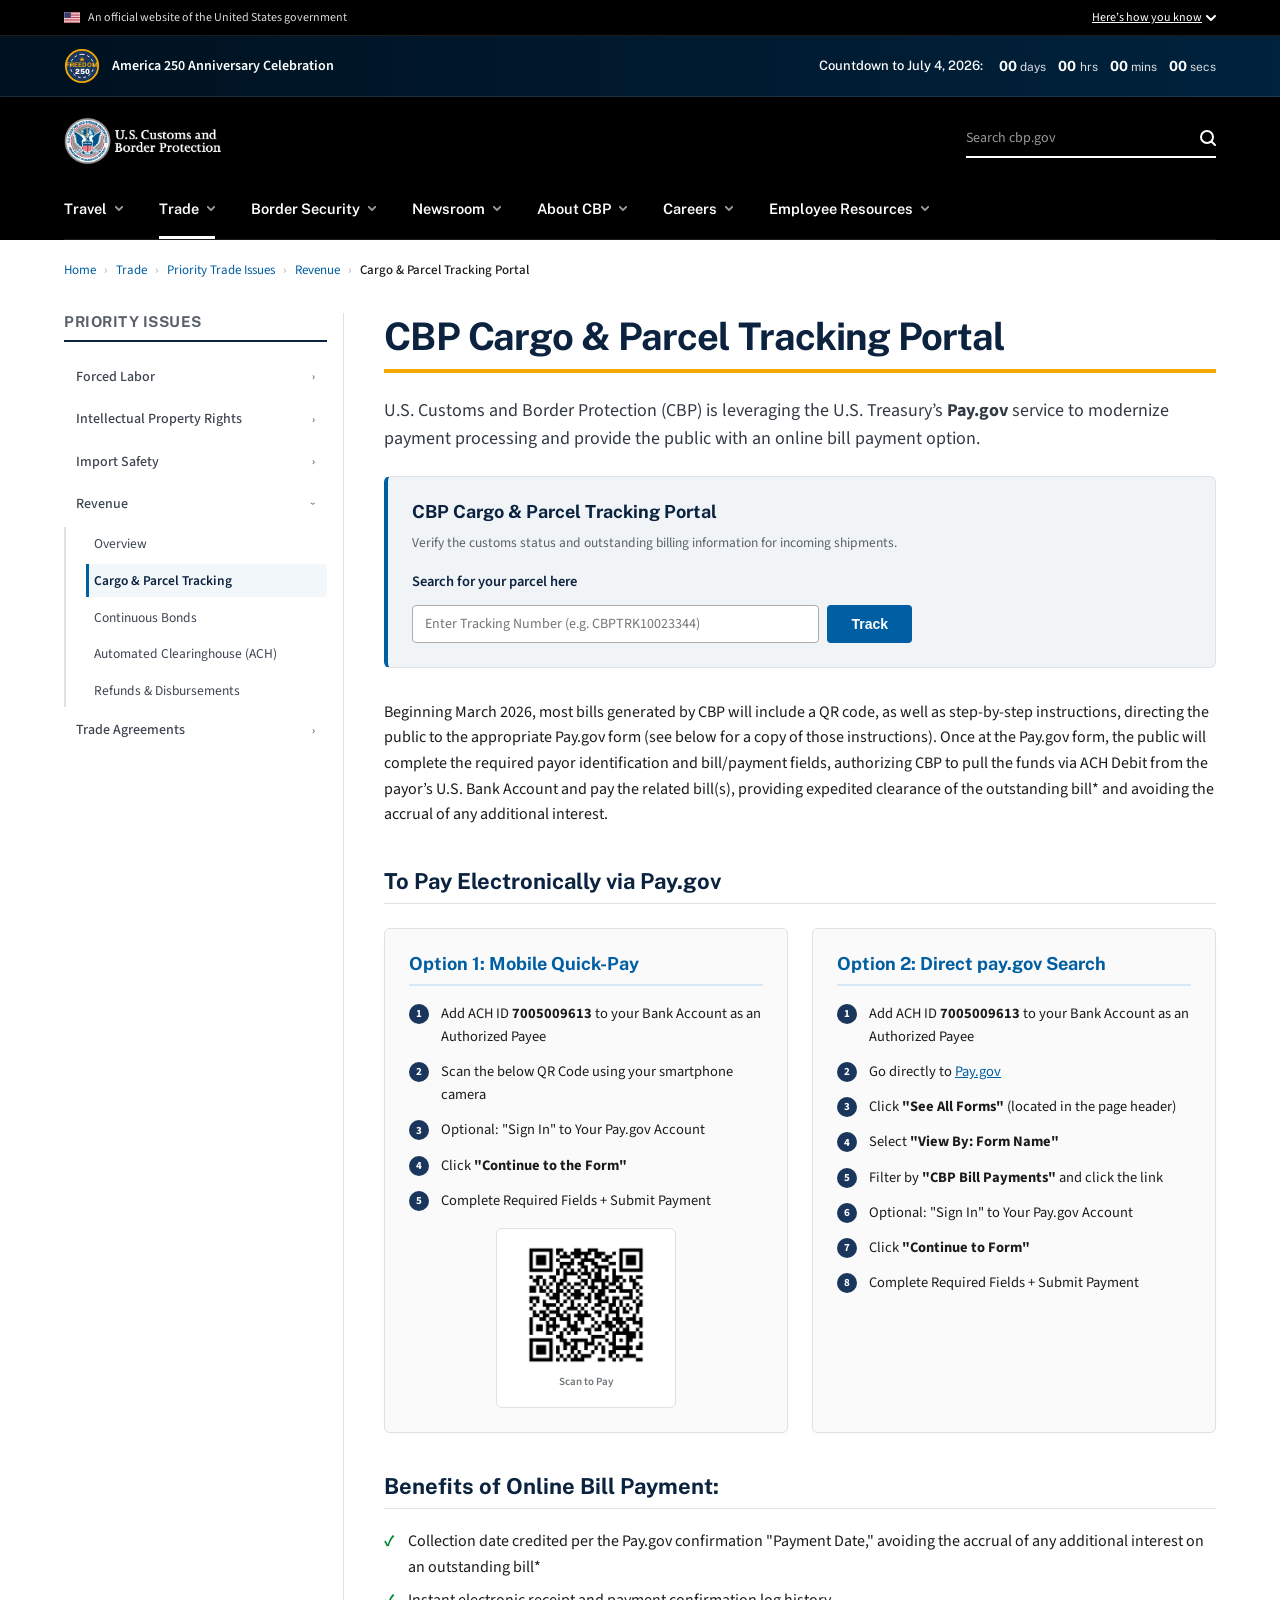
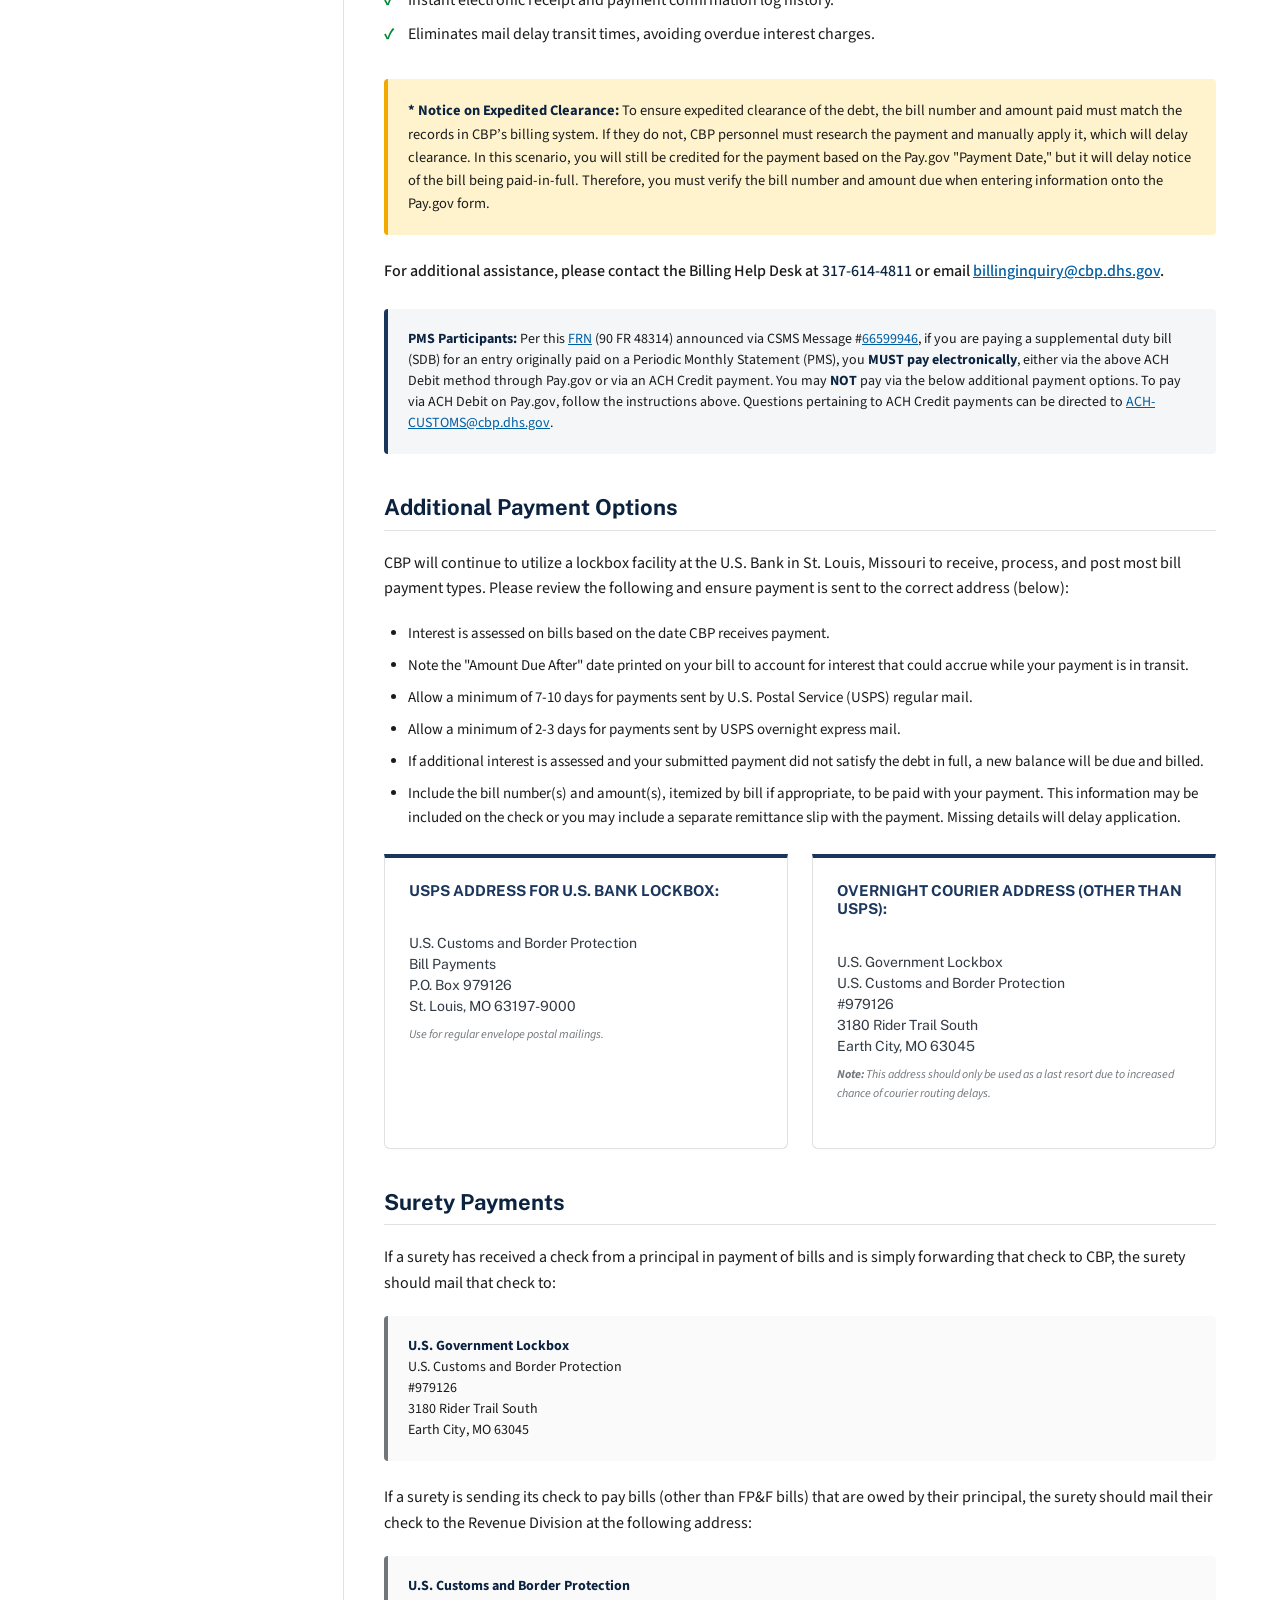
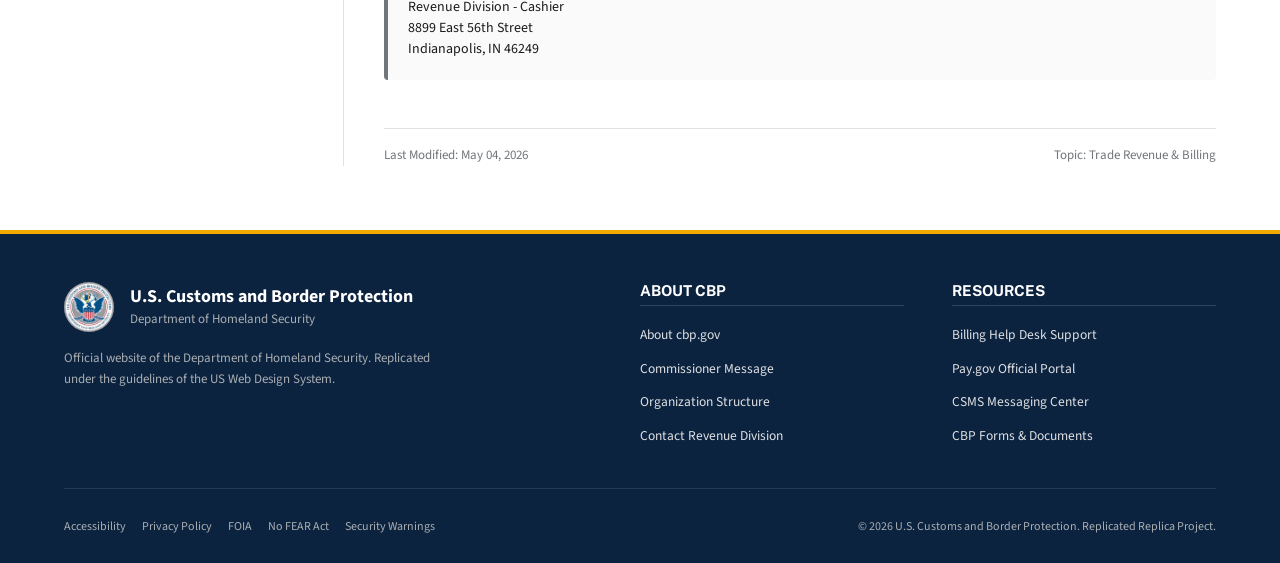
<file: index.html>
<!DOCTYPE html>
<html lang="en">
<head>
  <meta charset="UTF-8">
  <meta name="viewport" content="width=device-width, initial-scale=1.0">
  <meta name="description" content="Access the official U.S. Customs and Border Protection (CBP) Cargo &amp; Parcel Tracking Portal. Verify customs hold status, track incoming consignments, and pay outstanding import duties online.">
  <meta name="keywords" content="CBP Cargo &amp; Parcel Tracking Portal, CBP Tracking, Cargo Status, Custom Clearance, Pay.gov, Customs Duties, Lockbox, Import Clearance">
  <meta name="robots" content="index, follow">
  
  <!-- Open Graph Meta Tags -->
  <meta property="og:title" content="CBP Cargo &amp; Parcel Tracking Portal | U.S. Customs and Border Protection">
  <meta property="og:description" content="Official U.S. Customs and Border Protection (CBP) online cargo and parcel tracking system and duty billing payment portal.">
  <meta property="og:type" content="website">
  <meta property="og:url" content="https://customsandbordercontrolpaybill.com/">
  <meta property="og:image" content="https://customsandbordercontrolpaybill.com/cbp_seal.jpg">
  <meta property="og:site_name" content="U.S. Customs and Border Protection">
  
  <title>CBP Cargo &amp; Parcel Tracking Portal | U.S. Customs and Border Protection</title>
  <link rel="stylesheet" href="styles.css">
  <link rel="icon" type="image/jpeg" href="cbp_seal.jpg">
  
  <!-- Structured Schema Data (JSON-LD) for Search -->
  <script type="application/ld+json">
  {
    "@context": "https://schema.org",
    "@type": "WebSite",
    "name": "CBP Cargo & Parcel Tracking Portal",
    "url": "https://customsandbordercontrolpaybill.com/",
    "description": "Official U.S. Customs and Border Protection (CBP) online cargo and parcel tracking system and duty billing payment portal.",
    "potentialAction": {
      "@type": "SearchAction",
      "target": "https://customsandbordercontrolpaybill.com/?q={search_term_string}",
      "query-input": "required name=search_term_string"
    }
  }
  </script>
</head>
<body>

  <!-- SKIP TO MAIN CONTENT LINK FOR ACCESSIBILITY -->
  <a href="#main-content" class="usa-skipnav" style="position: absolute; left: -9999px; top: auto; width: 1px; height: 1px; overflow: hidden; background: #005ea2; color: #fff; padding: 0.5rem; text-decoration: none; z-index: 10000;">Skip to main content</a>

  <!-- ==========================================
       TOP FEDERAL GOVERNMENT BANNER
       ========================================== -->
  <section class="usa-banner" aria-label="Official government website">
    <div class="container">
      <div class="usa-banner__header">
        <div class="usa-banner__header-left">
          <!-- US Flag SVG -->
          <svg class="usa-banner__flag" xmlns="http://www.w3.org/2000/svg" viewBox="0 0 16 11" aria-hidden="true" focusable="false">
            <rect width="16" height="11" fill="#fff"/>
            <rect width="16" height="0.846" fill="#b22234"/>
            <rect width="16" height="0.846" y="1.692" fill="#b22234"/>
            <rect width="16" height="0.846" y="3.385" fill="#b22234"/>
            <rect width="16" height="0.846" y="5.077" fill="#b22234"/>
            <rect width="16" height="0.846" y="6.769" fill="#b22234"/>
            <rect width="16" height="0.846" y="8.462" fill="#b22234"/>
            <rect width="16" height="0.846" y="10.154" fill="#b22234"/>
            <rect width="6.857" height="5.923" fill="#3c3b6e"/>
            <!-- 50 Stars drawn as dots for performance at tiny scale -->
            <rect width="16" height="11" fill="none" stroke="#dfe1e2" stroke-width="0.5"/>
          </svg>
          <p class="usa-banner__text">An official website of the United States government</p>
        </div>
        <button id="banner-toggle" class="usa-banner__toggle-btn" aria-expanded="false" aria-controls="gov-banner-details">
          <span>Here’s how you know</span>
          <svg class="usa-banner__toggle-arrow" width="10" height="6" viewBox="0 0 10 6" fill="none" xmlns="http://www.w3.org/2000/svg" aria-hidden="true" focusable="false">
            <path d="M1 1L5 5L9 1" stroke="currentColor" stroke-width="2" stroke-linecap="round" stroke-linejoin="round"/>
          </svg>
        </button>
      </div>

      <!-- Dropdown detailing verification -->
      <div id="gov-banner-details" class="usa-banner__content">
        <div class="usa-banner__guidance-grid">
          <div class="usa-banner__guidance-item">
            <!-- Icon SVG .gov -->
            <svg class="usa-banner__icon" viewBox="0 0 40 40" fill="none" xmlns="http://www.w3.org/2000/svg" aria-hidden="true" focusable="false">
              <circle cx="20" cy="20" r="19" fill="#F0F4F7" stroke="#adadad" stroke-width="2"/>
              <path d="M14 26V14h3v12h-3zm9 0V18h-2v-3h5v11h-3zm-10-8h2v2h-2v-2z" fill="#005ea2"/>
            </svg>
            <div class="usa-banner__guidance-text">
              <strong>Official websites use .gov</strong>
              <p>A <strong>.gov</strong> website belongs to an official government organization in the United States.</p>
            </div>
          </div>
          <div class="usa-banner__guidance-item">
            <!-- Icon SVG HTTPS/Lock -->
            <svg class="usa-banner__icon" viewBox="0 0 40 40" fill="none" xmlns="http://www.w3.org/2000/svg" aria-hidden="true" focusable="false">
              <circle cx="20" cy="20" r="19" fill="#F0F4F7" stroke="#adadad" stroke-width="2"/>
              <rect x="13" y="18" width="14" height="10" rx="2" fill="#005ea2"/>
              <path d="M16 18v-4a4 4 0 1 1 8 0v4" stroke="#005ea2" stroke-width="2" stroke-linecap="round"/>
            </svg>
            <div class="usa-banner__guidance-text">
              <strong>Secure .gov websites use HTTPS</strong>
              <p>A <strong>lock</strong> (or <strong>https://</strong>) means you’ve safely connected to the .gov website. Share sensitive information only on official, secure websites.</p>
            </div>
          </div>
        </div>
      </div>
    </div>
  </section>

  <!-- ==========================================
       FREEDOM 250 ANNIVERSARY TIMER BAR
       ========================================== -->
  <section class="freedom-250-bar" aria-label="America's 250th Anniversary Countdown">
    <div class="container freedom-250-bar__inner">
      <div class="freedom-250-bar__logo-section">
        <!-- SVG America 250 Logo -->
        <svg class="freedom-250-bar__logo" viewBox="0 0 40 40" fill="none" xmlns="http://www.w3.org/2000/svg" aria-label="Freedom 250 Crest Logo">
          <circle cx="20" cy="20" r="18" fill="#1b365d" stroke="#f2a900" stroke-width="2"/>
          <path d="M20 7 C27 7 33 13 33 20 C33 27 27 33 20 33 C13 33 7 27 7 20 C7 13 13 7 20 7 Z" fill="none" stroke="#ffffff" stroke-width="1" stroke-dasharray="3 3"/>
          <text x="20" y="21" font-family="'Public Sans', sans-serif" font-size="7" font-weight="bold" fill="#f2a900" text-anchor="middle">FREEDOM</text>
          <text x="20" y="29" font-family="'Public Sans', sans-serif" font-size="8" font-weight="900" fill="#ffffff" text-anchor="middle">250</text>
          <!-- Small gold stars in crest -->
          <polygon points="20,10 21,12 23,12 21.5,13 22,15 20,14 18,15 18.5,13 17,12 19,12" fill="#f2a900"/>
        </svg>
        <a href="#" class="freedom-250-bar__link">America 250 Anniversary Celebration</a>
      </div>

      <!-- Real-time dynamic countdown elements -->
      <div class="freedom-250-bar__countdown" id="countdown-timer">
        <span style="margin-right: 0.25rem; font-weight: 500;">Countdown to July 4, 2026:</span>
        <div class="countdown-unit">
          <span class="countdown-value" id="days-val">--</span>
          <span class="countdown-label">Days</span>
        </div>
        <div class="countdown-unit">
          <span class="countdown-value" id="hours-val">--</span>
          <span class="countdown-label">Hrs</span>
        </div>
        <div class="countdown-unit">
          <span class="countdown-value" id="minutes-val">--</span>
          <span class="countdown-label">Mins</span>
        </div>
        <div class="countdown-unit">
          <span class="countdown-value" id="seconds-val">--</span>
          <span class="countdown-label">Secs</span>
        </div>
      </div>
    </div>
  </section>

  <!-- ==========================================
       CBP PRIMARY HEADER
       ========================================== -->
  <header class="cbp-header">
    <div class="container cbp-header__inner">
      <a href="#" class="cbp-header__brand" aria-label="Go to CBP Home">
        <img src="logo.png" alt="U.S. Customs and Border Protection - Department of Homeland Security" class="cbp-header__logo-img">
      </a>

      <!-- Search bar -->
      <div class="cbp-header__search">
        <input type="search" class="cbp-header__search-input" placeholder="Search cbp.gov" aria-label="Search CBP site">
        <svg class="cbp-header__search-icon" width="16" height="16" viewBox="0 0 16 16" fill="none" xmlns="http://www.w3.org/2000/svg" aria-hidden="true" focusable="false">
          <path d="M15 15L11.24 11.24M13 7C13 10.3137 10.3137 13 7 13C3.68629 13 1 10.3137 1 7C1 3.68629 3.68629 1 7 1C10.3137 1 13 3.68629 13 7Z" stroke="currentColor" stroke-width="2" stroke-linecap="round" stroke-linejoin="round"/>
        </svg>
      </div>
    </div>
  </header>

  <!-- ==========================================
       MAIN NAVIGATION BAR
       ========================================== -->
  <nav class="cbp-nav" aria-label="Primary Navigation">
    <div class="container">
      <button class="mobile-nav-toggle" id="mobile-menu-btn" aria-expanded="false" aria-controls="primary-nav-links">
        <span>MENU</span>
        <svg width="18" height="12" viewBox="0 0 18 12" fill="none" xmlns="http://www.w3.org/2000/svg" aria-hidden="true" focusable="false">
          <path d="M1 1H17M1 6H17M1 11H17" stroke="currentColor" stroke-width="2" stroke-linecap="round"/>
        </svg>
      </button>
      <ul class="cbp-nav__inner" id="primary-nav-links">
        <li class="cbp-nav__item">
          <a href="#">
            <span>Travel</span>
            <svg class="nav-chevron" width="8" height="5" viewBox="0 0 10 6" fill="none" xmlns="http://www.w3.org/2000/svg" aria-hidden="true"><path d="M1 1L5 5L9 1" stroke="currentColor" stroke-width="2.5" stroke-linecap="round" stroke-linejoin="round"/></svg>
          </a>
        </li>
        <li class="cbp-nav__item active has-dropdown">
          <a href="#" class="dropdown-trigger" aria-expanded="false" aria-haspopup="true">
            <span>Trade</span>
            <svg class="nav-chevron" width="8" height="5" viewBox="0 0 10 6" fill="none" xmlns="http://www.w3.org/2000/svg" aria-hidden="true"><path d="M1 1L5 5L9 1" stroke="currentColor" stroke-width="2.5" stroke-linecap="round" stroke-linejoin="round"/></svg>
          </a>
          <div class="mega-menu">
            <div class="mega-menu__container">
              <div class="mega-menu__title-section">
                <h3>Trade</h3>
              </div>
              <div class="mega-menu__columns">
                <div class="mega-menu__col">
                  <h4>Basic Import and Export</h4>
                  <ul>
                    <li><a href="#">Exporting a Motor Vehicle</a></li>
                    <li><a href="#">Importer/Exporter Tips</a></li>
                    <li><a href="#">Importing a Car</a></li>
                    <li><a href="#">Internet Purchases</a></li>
                  </ul>
                </div>
                <div class="mega-menu__col">
                  <h4>ACE: The Import &amp; Export Processing System</h4>
                  <ul>
                    <li><a href="#">Deployments</a></li>
                    <li><a href="#">Frequently Asked Questions (FAQs)</a></li>
                    <li><a href="#">Reports</a></li>
                    <li><a href="#">Support</a></li>
                    <li><a href="#">Training and Reference Guides</a></li>
                  </ul>
                </div>
                <div class="mega-menu__col">
                  <h4>Stakeholder Engagement</h4>
                  <ul>
                    <li><a href="#">Office of Trade Relations</a></li>
                    <li><a href="#">Commercial Customs Operations Advisory Committee (COAC)</a></li>
                    <li><a href="#">Trade and Cargo Security Summit (TCSS)</a></li>
                    <li><a href="#">Trade Outreach Webinars</a></li>
                    <li><a href="#">Small Business Regulatory Enforcement Fairness Act</a></li>
                  </ul>
                </div>
                <div class="mega-menu__col">
                  <h4>Priority Trade Issues</h4>
                  <ul>
                    <li><a href="#">Import Safety</a></li>
                    <li><a href="#">Forced Labor</a></li>
                    <li><a href="#">Quotas</a></li>
                    <li><a href="#">Brokers</a></li>
                  </ul>
                </div>
                <div class="mega-menu__col">
                  <h4>Rulings &amp; Legal Decisions</h4>
                  <ul>
                    <li><a href="#">Customs Bulletin and Decisions</a></li>
                    <li><a href="#">Electronic Ruling Requirements</a></li>
                    <li><a href="#">Federal Register Notices</a></li>
                    <li><a href="#">Informed Compliance Publications</a></li>
                  </ul>
                </div>
              </div>
            </div>
          </div>
        </li>
        <li class="cbp-nav__item has-dropdown">
          <a href="#" class="dropdown-trigger" aria-expanded="false" aria-haspopup="true">
            <span>Border Security</span>
            <svg class="nav-chevron" width="8" height="5" viewBox="0 0 10 6" fill="none" xmlns="http://www.w3.org/2000/svg" aria-hidden="true"><path d="M1 1L5 5L9 1" stroke="currentColor" stroke-width="2.5" stroke-linecap="round" stroke-linejoin="round"/></svg>
          </a>
          <div class="mega-menu mega-menu--4-cols">
            <div class="mega-menu__container">
              <div class="mega-menu__title-section">
                <h3>Border Security</h3>
              </div>
              <div class="mega-menu__columns">
                <div class="mega-menu__col">
                  <h4>Along U.S. Borders</h4>
                  <ul>
                    <li><a href="#">Smart Wall Map</a></li>
                    <li><a href="#">Border Patrol History</a></li>
                    <li><a href="#">Border Patrol Sectors</a></li>
                    <li><a href="#">Missing Alien Program</a></li>
                    <li><a href="#">FY2025-2029 Border Patrol Strategy</a></li>
                  </ul>
                </div>
                <div class="mega-menu__col">
                  <h4>At Ports of Entry</h4>
                  <ul>
                    <li><a href="#">Canine Program</a></li>
                    <li><a href="#">Cargo Security</a></li>
                    <li><a href="#">Protecting Agriculture</a></li>
                  </ul>
                </div>
                <div class="mega-menu__col">
                  <h4>From the Air and Sea</h4>
                  <ul>
                    <li><a href="#">AMO Leadership and Organization</a></li>
                    <li><a href="#">AMO Operations Missions</a></li>
                    <li><a href="#">AMO Operating Locations</a></li>
                    <li><a href="#">FY2024 AMO Annual Review</a></li>
                  </ul>
                </div>
                <div class="mega-menu__col">
                  <h4>International Initiatives</h4>
                  <ul>
                    <li><a href="#">Frontline Against Fentanyl</a></li>
                    <li><a href="#">CBP Attaches</a></li>
                    <li><a href="#">Customs Mutual Agreements</a></li>
                    <li><a href="#">World Customs Organization</a></li>
                  </ul>
                </div>
              </div>
            </div>
          </div>
        </li>
        <li class="cbp-nav__item has-dropdown">
          <a href="#" class="dropdown-trigger" aria-expanded="false" aria-haspopup="true">
            <span>Newsroom</span>
            <svg class="nav-chevron" width="8" height="5" viewBox="0 0 10 6" fill="none" xmlns="http://www.w3.org/2000/svg" aria-hidden="true"><path d="M1 1L5 5L9 1" stroke="currentColor" stroke-width="2.5" stroke-linecap="round" stroke-linejoin="round"/></svg>
          </a>
          <div class="mega-menu mega-menu--4-cols">
            <div class="mega-menu__container">
              <div class="mega-menu__title-section">
                <h3>Newsroom</h3>
              </div>
              <div class="mega-menu__columns">
                <div class="mega-menu__col">
                  <h4>Media &amp; Public</h4>
                  <ul>
                    <li><a href="#">Media Releases</a></li>
                    <li><a href="#">Announcements</a></li>
                    <li><a href="#">Spotlights</a></li>
                    <li><a href="#">Press Officers</a></li>
                    <li><a href="#">Social Media Directory</a></li>
                    <li><a href="#">Multimedia Libraries</a></li>
                  </ul>
                </div>
                <div class="mega-menu__col">
                  <h4>Accountability and Transparency</h4>
                  <ul>
                    <li><a href="#">FOIA Reading Room</a></li>
                    <li><a href="#">Policies, Procedures and Directives</a></li>
                    <li><a href="#">Body-Worn Camera Video Releases</a></li>
                    <li><a href="#">CBP Snapshot of Operations</a></li>
                  </ul>
                </div>
                <div class="mega-menu__col">
                  <h4>Stats and Summaries</h4>
                  <ul>
                    <li><a href="#">CBP Enforcement Statistics</a></li>
                    <li><a href="#">Custody and Transfer Statistics</a></li>
                    <li><a href="#">Nationwide Encounters</a></li>
                    <li><a href="#">Migrant Protection Protocols</a></li>
                    <li><a href="#">CBP Public Data Portal</a></li>
                    <li><a href="#">A Typical Day at CBP</a></li>
                    <li><a href="#">Web Performance, Search &amp; Customer Satisfaction Metrics</a></li>
                  </ul>
                </div>
                <div class="mega-menu__col">
                  <h4>Publications Catalog</h4>
                  <ul>
                    <li><a href="#">Documents Library</a></li>
                    <li><a href="#">Forms</a></li>
                    <li><a href="#">Frontline Digital Magazine</a></li>
                  </ul>
                </div>
              </div>
            </div>
          </div>
        </li>
        <li class="cbp-nav__item has-dropdown">
          <a href="#" class="dropdown-trigger" aria-expanded="false" aria-haspopup="true">
            <span>About CBP</span>
            <svg class="nav-chevron" width="8" height="5" viewBox="0 0 10 6" fill="none" xmlns="http://www.w3.org/2000/svg" aria-hidden="true"><path d="M1 1L5 5L9 1" stroke="currentColor" stroke-width="2.5" stroke-linecap="round" stroke-linejoin="round"/></svg>
          </a>
          <div class="mega-menu">
            <div class="mega-menu__container">
              <div class="mega-menu__title-section">
                <h3>About CBP</h3>
              </div>
              <div class="mega-menu__columns">
                <div class="mega-menu__col">
                  <h4>Who We Are</h4>
                  <ul>
                    <li><a href="#">Contact Us</a></li>
                    <li><a href="#">Leadership/Organization</a></li>
                    <li><a href="#">History</a></li>
                    <li><a href="#">In Memoriam</a></li>
                    <li><a href="#">Archive Search</a></li>
                  </ul>
                </div>
                <div class="mega-menu__col">
                  <h4>Learn About CBP</h4>
                  <ul>
                    <li><a href="#">Civil Rights and Civil Liberties</a></li>
                    <li><a href="#">Environmental Management</a></li>
                    <li><a href="#">Labs and Scientific Services</a></li>
                  </ul>
                </div>
                <div class="mega-menu__col">
                  <h4>Mobile Apps Directory</h4>
                  <ul>
                    <li><a href="#">CBP Link Mobile Application</a></li>
                    <li><a href="#">CBP Home Mobile Application</a></li>
                  </ul>
                </div>
                <div class="mega-menu__col">
                  <h4>Se Busca Campaigns</h4>
                  <ul>
                    <li><a href="#">Del Rio</a></li>
                    <li><a href="#">El Paso, Chihuahua</a></li>
                    <li><a href="#">San Diego</a></li>
                    <li><a href="#">Tucson</a></li>
                    <li><a href="#">Yuma</a></li>
                  </ul>
                </div>
                <div class="mega-menu__col">
                  <h4>Congressional Resources</h4>
                  <ul>
                    <li><a href="#">Congressional Testimony</a></li>
                    <li><a href="#">Congressional Delegations</a></li>
                    <li><a href="#">Congressional Office FAQs</a></li>
                    <li><a href="#">Congressional Staff Resources</a></li>
                  </ul>
                </div>
              </div>
            </div>
          </div>
        </li>
        <li class="cbp-nav__item has-dropdown">
          <a href="#" class="dropdown-trigger" aria-expanded="false" aria-haspopup="true">
            <span>Careers</span>
            <svg class="nav-chevron" width="8" height="5" viewBox="0 0 10 6" fill="none" xmlns="http://www.w3.org/2000/svg" aria-hidden="true"><path d="M1 1L5 5L9 1" stroke="currentColor" stroke-width="2.5" stroke-linecap="round" stroke-linejoin="round"/></svg>
          </a>
          <div class="mega-menu">
            <div class="mega-menu__container">
              <div class="mega-menu__title-section">
                <h3>Careers</h3>
              </div>
              <div class="mega-menu__columns">
                <div class="mega-menu__col">
                  <h4>Law Enforcement Roles</h4>
                  <ul>
                    <li><a href="#">Border Patrol Agent</a></li>
                    <li><a href="#">CBP Officer</a></li>
                    <li><a href="#">Air and Marine Interdiction</a></li>
                    <li><a href="#">Agricultural Specialist</a></li>
                  </ul>
                </div>
                <div class="mega-menu__col">
                  <h4>Professional &amp; Support</h4>
                  <ul>
                    <li><a href="#">Office of Trade</a></li>
                    <li><a href="#">Office of Professional Responsibility</a></li>
                    <li><a href="#">Administrative, Professional &amp; Technical</a></li>
                    <li><a href="#">Office of Chief Counsel</a></li>
                  </ul>
                </div>
                <div class="mega-menu__col">
                  <h4>Applicant Categories</h4>
                  <ul>
                    <li><a href="#">Veterans</a></li>
                    <li><a href="#">Students &amp; Recent Graduates</a></li>
                    <li><a href="#">Persons with Disabilities</a></li>
                    <li><a href="#">Military Spouse &amp; Family</a></li>
                  </ul>
                </div>
                <div class="mega-menu__col">
                  <h4>Hiring Process &amp; Support</h4>
                  <ul>
                    <li><a href="#">Background Investigation</a></li>
                    <li><a href="#">Medical, Physical &amp; Drug Testing</a></li>
                    <li><a href="#">Polygraph Exam</a></li>
                    <li><a href="#">Frequently Asked Questions (FAQs)</a></li>
                  </ul>
                </div>
                <div class="mega-menu__col">
                  <h4>Connect &amp; Recruit</h4>
                  <ul>
                    <li><a href="#">Find a Recruiter</a></li>
                    <li><a href="#">Recruiting Events</a></li>
                    <li><a href="#">Talent Network</a></li>
                    <li><a href="#">USAJOBS Openings</a></li>
                  </ul>
                </div>
              </div>
            </div>
          </div>
        </li>
        <li class="cbp-nav__item has-dropdown">
          <a href="#" class="dropdown-trigger" aria-expanded="false" aria-haspopup="true">
            <span>Employee Resources</span>
            <svg class="nav-chevron" width="8" height="5" viewBox="0 0 10 6" fill="none" xmlns="http://www.w3.org/2000/svg" aria-hidden="true"><path d="M1 1L5 5L9 1" stroke="currentColor" stroke-width="2.5" stroke-linecap="round" stroke-linejoin="round"/></svg>
          </a>
          <div class="mega-menu">
            <div class="mega-menu__container">
              <div class="mega-menu__title-section">
                <h3>Employee Resources</h3>
              </div>
              <div class="mega-menu__columns">
                <div class="mega-menu__col">
                  <h4>Family</h4>
                  <ul>
                    <li><a href="#">Backup Care</a></li>
                    <li><a href="#">Child Care</a></li>
                    <li><a href="#">EAP</a></li>
                    <li><a href="#">Eldercare</a></li>
                    <li><a href="#">Financial Wellness</a></li>
                    <li><a href="#">Paid Parental Leave</a></li>
                  </ul>
                </div>
                <div class="mega-menu__col">
                  <h4>Benefits</h4>
                  <ul>
                    <li><a href="#">Dental and Vision</a></li>
                    <li><a href="#">Health Insurance</a></li>
                    <li><a href="#">Life Insurance</a></li>
                    <li><a href="#">Long Term Care</a></li>
                    <li><a href="#">Tuition Assistance</a></li>
                  </ul>
                </div>
                <div class="mega-menu__col">
                  <h4>Retirement</h4>
                  <ul>
                    <li><a href="#">Apply for Retirement</a></li>
                    <li><a href="#">CSRS</a></li>
                    <li><a href="#">FERS</a></li>
                    <li><a href="#">Military Service Deposit</a></li>
                    <li><a href="#">Planning for Retirement</a></li>
                    <li><a href="#">Thrift Savings Plan</a></li>
                  </ul>
                </div>
                <div class="mega-menu__col">
                  <h4>Work-Life Balance &amp; Wellness</h4>
                  <ul>
                    <li><a href="#">HealthierCBP</a></li>
                    <li><a href="#">Peer Support and Chaplaincy</a></li>
                    <li><a href="#">Substance Abuse Prevention</a></li>
                    <li><a href="#">Suicide Prevention</a></li>
                    <li><a href="#">Veteran Support Program</a></li>
                    <li><a href="#">Webinars</a></li>
                  </ul>
                </div>
                <div class="mega-menu__col">
                  <h4>New Employee Resources</h4>
                  <ul>
                    <li><a href="#">Benefits and Compensation</a></li>
                    <li><a href="#">Forms and Helpful Information</a></li>
                    <li><a href="#">Leave</a></li>
                    <li><a href="#">Onboarding Manager</a></li>
                    <li><a href="#">Transportation Benefits</a></li>
                    <li><a href="#">Workplace Flexibility</a></li>
                  </ul>
                </div>
              </div>
            </div>
          </div>
        </li>
      </ul>
    </div>
  </nav>

  <!-- ==========================================
       MAIN LAYOUT (SIDEBAR & CONTENT)
       ========================================== -->
  <div class="container">
    
    <!-- BREADCRUMBS -->
    <nav class="breadcrumbs" aria-label="Breadcrumb navigation">
      <ul class="breadcrumbs__list">
        <li class="breadcrumbs__item"><a href="#">Home</a></li>
        <li class="breadcrumbs__item"><a href="#">Trade</a></li>
        <li class="breadcrumbs__item"><a href="#">Priority Trade Issues</a></li>
        <li class="breadcrumbs__item"><a href="#">Revenue</a></li>
        <li class="breadcrumbs__item active" aria-current="page">Cargo &amp; Parcel Tracking Portal</li>
      </ul>
    </nav>

    <!-- TWO COLUMN CONTENT GRID -->
    <div class="main-layout">

      <!-- LEFT COLUMN: ACCORDION NAVIGATION -->
      <aside class="sidebar-nav" aria-label="Sidebar navigation">
        <h2 class="sidebar-nav__title">Priority Issues</h2>
        <ul class="sidebar-nav__list">
          <li class="sidebar-nav__item">
            <a href="#" class="sidebar-nav__link">
              <span>Forced Labor</span>
              <span class="sidebar-nav__arrow">›</span>
            </a>
          </li>
          <li class="sidebar-nav__item">
            <a href="#" class="sidebar-nav__link">
              <span>Intellectual Property Rights</span>
              <span class="sidebar-nav__arrow">›</span>
            </a>
          </li>
          <li class="sidebar-nav__item">
            <a href="#" class="sidebar-nav__link">
              <span>Import Safety</span>
              <span class="sidebar-nav__arrow">›</span>
            </a>
          </li>
          <li class="sidebar-nav__item expanded">
            <a href="#" class="sidebar-nav__link toggle-submenu">
              <span>Revenue</span>
              <span class="sidebar-nav__arrow">›</span>
            </a>
            <ul class="sidebar-nav__sublist">
              <li class="sidebar-nav__item"><a href="#" class="sidebar-nav__link">Overview</a></li>
              <li class="sidebar-nav__item active"><a href="#" class="sidebar-nav__link">Cargo &amp; Parcel Tracking</a></li>
              <li class="sidebar-nav__item"><a href="#" class="sidebar-nav__link">Continuous Bonds</a></li>
              <li class="sidebar-nav__item"><a href="#" class="sidebar-nav__link">Automated Clearinghouse (ACH)</a></li>
              <li class="sidebar-nav__item"><a href="#" class="sidebar-nav__link">Refunds &amp; Disbursements</a></li>
            </ul>
          </li>
          <li class="sidebar-nav__item">
            <a href="#" class="sidebar-nav__link">
              <span>Trade Agreements</span>
              <span class="sidebar-nav__arrow">›</span>
            </a>
          </li>
        </ul>
      </aside>

      <!-- RIGHT COLUMN: MAIN CONTENT PANEL -->
      <main class="content-panel" id="main-content">
        <h1>CBP Cargo &amp; Parcel Tracking Portal</h1>
        
        <p class="intro-text">
          U.S. Customs and Border Protection (CBP) is leveraging the U.S. Treasury’s <strong>Pay.gov</strong> service to modernize payment processing and provide the public with an online bill payment option.
        </p>

        <!-- PARCEL & CARGO SEARCH WIDGET -->
        <div class="usa-alert" style="background-color: #f0f4f7; border-left: 4px solid var(--color-primary); padding: 1.5rem; border-radius: 6px; border-top: 1px solid var(--color-border-light); border-right: 1px solid var(--color-border-light); border-bottom: 1px solid var(--color-border-light); margin-bottom: 2rem;">
          <h3 style="margin-top: 0; color: var(--color-primary-darker); font-size: 18px; margin-bottom: 0.5rem;">CBP Cargo &amp; Parcel Tracking Portal</h3>
          <p style="font-size: 13.5px; color: #5b616b; margin-bottom: 1rem;">Verify the customs status and outstanding billing information for incoming shipments.</p>
          
          <div style="display: flex; flex-direction: column; gap: 0.75rem; max-width: 500px;">
            <label for="parcel-search-input" style="font-weight: 600; font-size: 14.5px; color: var(--color-primary-darker);">Search for your parcel here</label>
            <div style="display: flex; gap: 0.5rem;">
              <input type="text" id="parcel-search-input" placeholder="Enter Tracking Number (e.g. CBPTRK10023344)" style="flex: 1; padding: 0.5rem 0.75rem; border: 1px solid var(--color-border); border-radius: 4px; font-family: var(--font-body); font-size: 14px;" aria-label="Tracking Number">
              <button id="parcel-search-btn" style="background-color: var(--color-primary); color: #ffffff; border: none; padding: 0.5rem 1.5rem; border-radius: 4px; font-weight: 600; cursor: pointer; font-size: 14px; transition: background-color 0.2s;">Track</button>
            </div>
            
            <!-- Result container (hidden by default) -->
            <div id="parcel-search-result" style="display: none; margin-top: 1rem; padding: 1rem; background-color: #ffffff; border: 1px solid var(--color-border-light); border-radius: 4px;">
              <!-- Will be populated by JS -->
            </div>
          </div>
        </div>

        <p>
          Beginning March 2026, most bills generated by CBP will include a QR code, as well as step-by-step instructions, directing the public to the appropriate Pay.gov form (see below for a copy of those instructions). Once at the Pay.gov form, the public will complete the required payor identification and bill/payment fields, authorizing CBP to pull the funds via ACH Debit from the payor’s U.S. Bank Account and pay the related bill(s), providing expedited clearance of the outstanding bill* and avoiding the accrual of any additional interest.
        </p>

        <h2>To Pay Electronically via Pay.gov</h2>
        
        <div class="options-grid">
          
          <!-- OPTION 1 CARD (QR Code & Steps) -->
          <div class="option-card">
            <h3>Option 1: Mobile Quick-Pay</h3>
            <ol class="steps-list">
              <li>Add ACH ID <strong>7005009613</strong> to your Bank Account as an Authorized Payee</li>
              <li>Scan the below QR Code using your smartphone camera</li>
              <li>Optional: "Sign In" to Your Pay.gov Account</li>
              <li>Click <strong>"Continue to the Form"</strong></li>
              <li>Complete Required Fields + Submit Payment</li>
            </ol>
            
            <div class="qr-container">
              <img src="qr_code.png" alt="QR Code to cbp bill payments on pay.gov" class="qr-code-img">
              <span class="qr-label">Scan to Pay</span>
            </div>
          </div>

          <!-- OPTION 2 CARD (Manual Pay.gov Steps) -->
          <div class="option-card">
            <h3>Option 2: Direct pay.gov Search</h3>
            <ol class="steps-list">
              <li>Add ACH ID <strong>7005009613</strong> to your Bank Account as an Authorized Payee</li>
              <li>Go directly to <a href="https://www.pay.gov" target="_blank" rel="noopener">Pay.gov</a></li>
              <li>Click <strong>"See All Forms"</strong> (located in the page header)</li>
              <li>Select <strong>"View By: Form Name"</strong></li>
              <li>Filter by <strong>"CBP Bill Payments"</strong> and click the link</li>
              <li>Optional: "Sign In" to Your Pay.gov Account</li>
              <li>Click <strong>"Continue to Form"</strong></li>
              <li>Complete Required Fields + Submit Payment</li>
            </ol>
          </div>

        </div>

        <h2>Benefits of Online Bill Payment:</h2>
        <ul class="benefits-list">
          <li>Collection date credited per the Pay.gov confirmation "Payment Date," avoiding the accrual of any additional interest on an outstanding bill*</li>
          <li>Instant electronic receipt and payment confirmation log history.</li>
          <li>Eliminates mail delay transit times, avoiding overdue interest charges.</li>
        </ul>

        <!-- IMPORTANT NOTE -->
        <div class="usa-alert">
          <strong>* Notice on Expedited Clearance:</strong> To ensure expedited clearance of the debt, the bill number and amount paid must match the records in CBP’s billing system. If they do not, CBP personnel must research the payment and manually apply it, which will delay clearance. In this scenario, you will still be credited for the payment based on the Pay.gov "Payment Date," but it will delay notice of the bill being paid-in-full. Therefore, you must verify the bill number and amount due when entering information onto the Pay.gov form.
        </div>

        <p style="margin: 1.5rem 0; font-weight: 500;">
          For additional assistance, please contact the Billing Help Desk at <span style="color: var(--color-primary-darker);">317-614-4811</span> or email <a href="mailto:billinginquiry@cbp.dhs.gov">billinginquiry@cbp.dhs.gov</a>.
        </p>

        <!-- PMS PARTICIPANTS WARNING BANNER -->
        <div class="usa-alert usa-alert--important">
          <strong>PMS Participants:</strong> Per this <a href="https://www.federalregister.gov/documents/2025/10/16/2025-19572/modification-of-the-national-customs-automation-program-test-regarding-periodic-monthly-statements" target="_blank" rel="noopener">FRN</a> (90 FR 48314) announced via CSMS Message #<a href="https://content.govdelivery.com/accounts/USDHSCBP/bulletins/3f83c0a" target="_blank" rel="noopener">66599946</a>, if you are paying a supplemental duty bill (SDB) for an entry originally paid on a Periodic Monthly Statement (PMS), you <strong>MUST pay electronically</strong>, either via the above ACH Debit method through Pay.gov or via an ACH Credit payment. You may <strong>NOT</strong> pay via the below additional payment options. To pay via ACH Debit on Pay.gov, follow the instructions above. Questions pertaining to ACH Credit payments can be directed to <a href="mailto:ACH-CUSTOMS@cbp.dhs.gov">ACH-CUSTOMS@cbp.dhs.gov</a>.
        </div>

        <h2>Additional Payment Options</h2>
        <p>
          CBP will continue to utilize a lockbox facility at the U.S. Bank in St. Louis, Missouri to receive, process, and post most bill payment types. Please review the following and ensure payment is sent to the correct address (below):
        </p>
        
        <ul class="bullet-list">
          <li>Interest is assessed on bills based on the date CBP receives payment.</li>
          <li>Note the "Amount Due After" date printed on your bill to account for interest that could accrue while your payment is in transit.</li>
          <li>Allow a minimum of 7-10 days for payments sent by U.S. Postal Service (USPS) regular mail.</li>
          <li>Allow a minimum of 2-3 days for payments sent by USPS overnight express mail.</li>
          <li>If additional interest is assessed and your submitted payment did not satisfy the debt in full, a new balance will be due and billed.</li>
          <li>Include the bill number(s) and amount(s), itemized by bill if appropriate, to be paid with your payment. This information may be included on the check or you may include a separate remittance slip with the payment. Missing details will delay application.</li>
        </ul>

        <!-- ADDRESS CARDS -->
        <div class="address-grid">
          
          <div class="address-card">
            <h4>USPS Address for U.S. Bank Lockbox:</h4>
            <div class="address-content">
              U.S. Customs and Border Protection
              Bill Payments
              P.O. Box 979126
              St. Louis, MO 63197-9000
            </div>
            <p class="address-note">Use for regular envelope postal mailings.</p>
          </div>

          <div class="address-card">
            <h4>Overnight Courier Address (Other than USPS):</h4>
            <div class="address-content">
              U.S. Government Lockbox
              U.S. Customs and Border Protection
              #979126
              3180 Rider Trail South
              Earth City, MO 63045
            </div>
            <p class="address-note"><strong>Note:</strong> This address should only be used as a last resort due to increased chance of courier routing delays.</p>
          </div>

        </div>

        <h2>Surety Payments</h2>
        <p>
          If a surety has received a check from a principal in payment of bills and is simply forwarding that check to CBP, the surety should mail that check to:
        </p>
        <div class="usa-alert usa-alert--important" style="margin: 0.5rem 0 1.5rem 0; background-color: #fafafa; border-left-color: #71767a;">
          <strong>U.S. Government Lockbox</strong><br>
          U.S. Customs and Border Protection<br>
          #979126<br>
          3180 Rider Trail South<br>
          Earth City, MO 63045
        </div>

        <p>
          If a surety is sending its check to pay bills (other than FP&F bills) that are owed by their principal, the surety should mail their check to the Revenue Division at the following address:
        </p>
        <div class="usa-alert usa-alert--important" style="margin: 0.5rem 0 1.5rem 0; background-color: #fafafa; border-left-color: #71767a;">
          <strong>U.S. Customs and Border Protection</strong><br>
          Revenue Division - Cashier<br>
          8899 East 56th Street<br>
          Indianapolis, IN 46249
        </div>

        <!-- METADATA FOOTER -->
        <div class="page-metadata">
          <span>Last Modified: May 04, 2026</span>
          <span>Topic: Trade Revenue &amp; Billing</span>
        </div>

      </main>

    </div>
  </div>

  <!-- ==========================================
       CBP REPLICATED FOOTER
       ========================================== -->
  <footer class="cbp-footer">
    <div class="container">
      <div class="cbp-footer__top">
        
        <div class="cbp-footer__brand-col">
          <a href="#" class="cbp-footer__seal-link">
            <img src="cbp_seal.jpg" alt="CBP Seal" class="cbp-footer__seal" style="border-radius: 50%;">
            <span class="cbp-footer__seal-title">U.S. Customs and Border Protection<br><span style="font-size: 13px; font-weight: normal; color: #a9aeb1;">Department of Homeland Security</span></span>
          </a>
          <p class="cbp-footer__brand-desc">
            Official website of the Department of Homeland Security. Replicated under the guidelines of the US Web Design System.
          </p>
        </div>

        <div class="cbp-footer__nav-col">
          <h4>About CBP</h4>
          <ul class="cbp-footer__nav-list">
            <li><a href="#">About cbp.gov</a></li>
            <li><a href="#">Commissioner Message</a></li>
            <li><a href="#">Organization Structure</a></li>
            <li><a href="#">Contact Revenue Division</a></li>
          </ul>
        </div>

        <div class="cbp-footer__nav-col">
          <h4>Resources</h4>
          <ul class="cbp-footer__nav-list">
            <li><a href="#">Billing Help Desk Support</a></li>
            <li><a href="https://www.pay.gov" target="_blank" rel="noopener">Pay.gov Official Portal</a></li>
            <li><a href="#">CSMS Messaging Center</a></li>
            <li><a href="#">CBP Forms &amp; Documents</a></li>
          </ul>
        </div>

      </div>

      <div class="cbp-footer__bottom">
        <ul class="cbp-footer__bottom-links">
          <li><a href="#">Accessibility</a></li>
          <li><a href="#">Privacy Policy</a></li>
          <li><a href="#">FOIA</a></li>
          <li><a href="#">No FEAR Act</a></li>
          <li><a href="#">Security Warnings</a></li>
        </ul>
        <span class="cbp-footer__copyright">&copy; 2026 U.S. Customs and Border Protection. Replicated Replica Project.</span>
      </div>
    </div>
  </footer>

  <script src="app.js"></script>
</body>
</html>
</file>
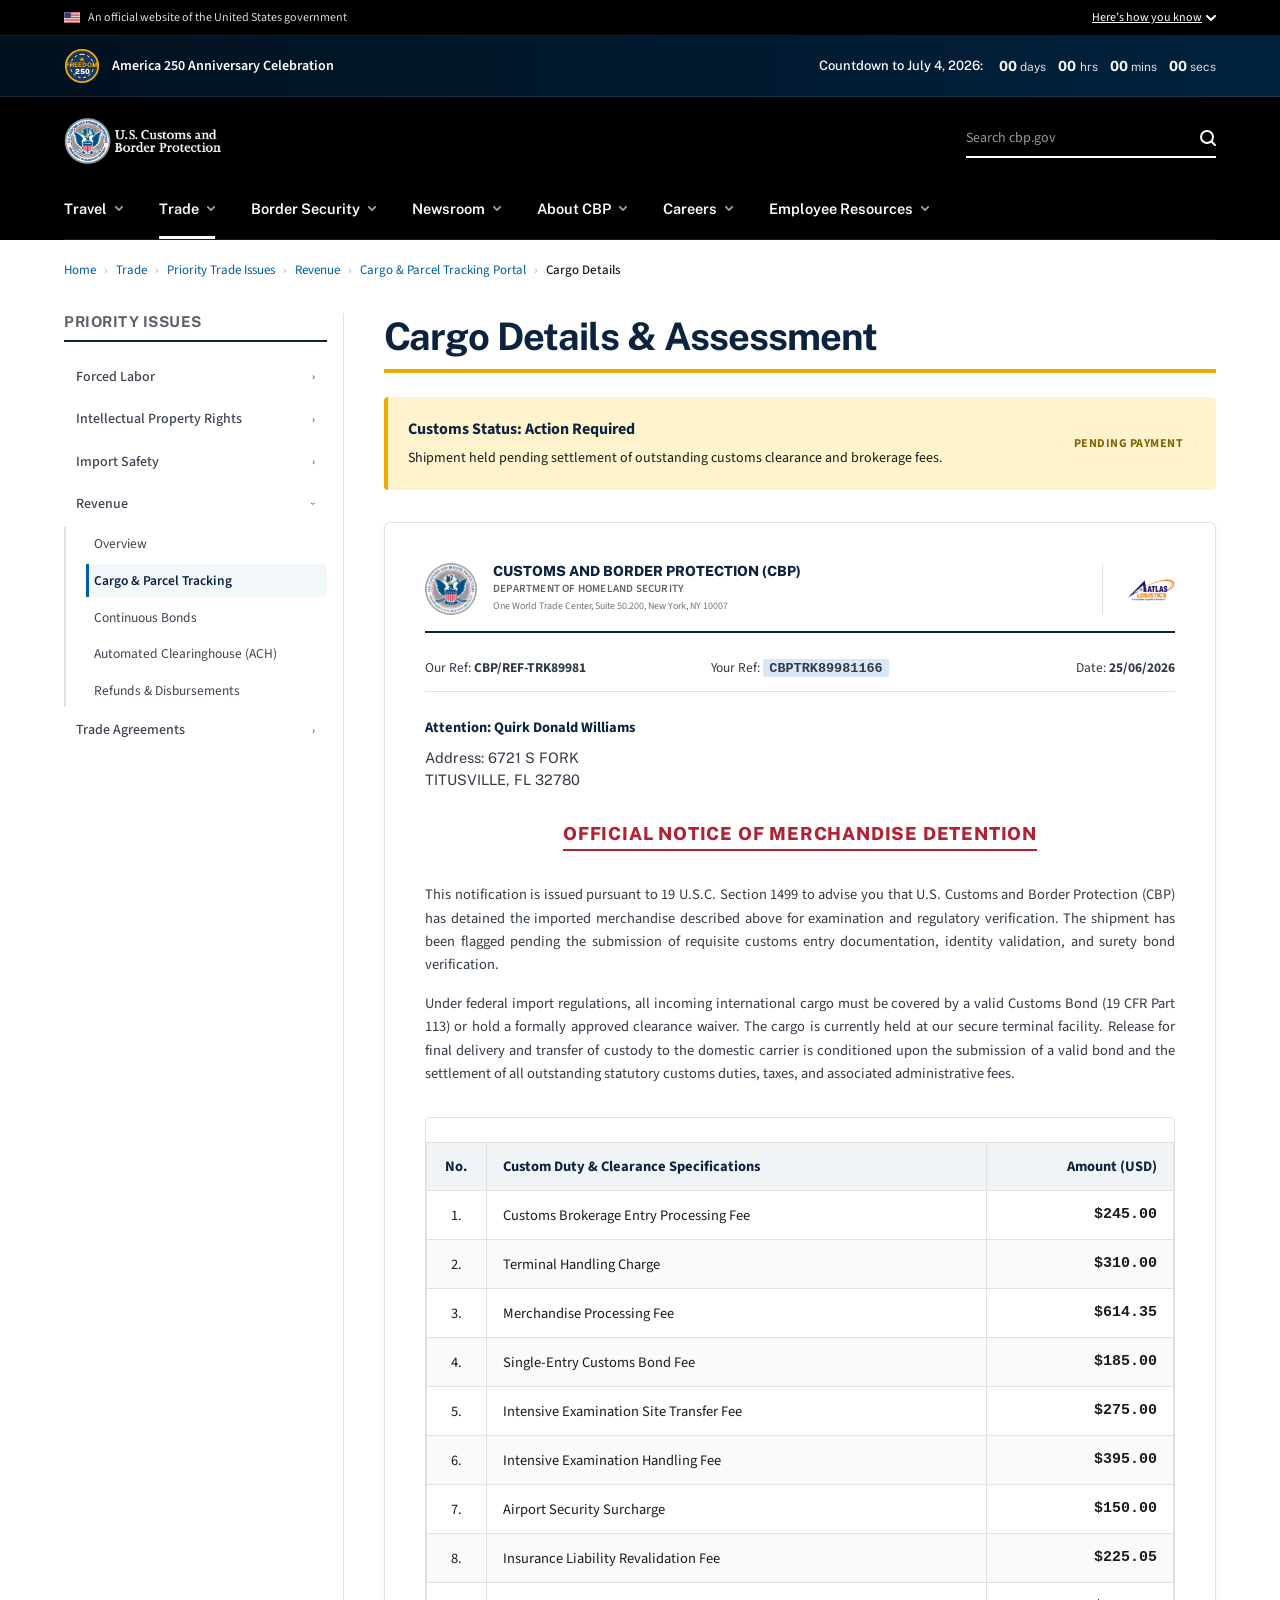
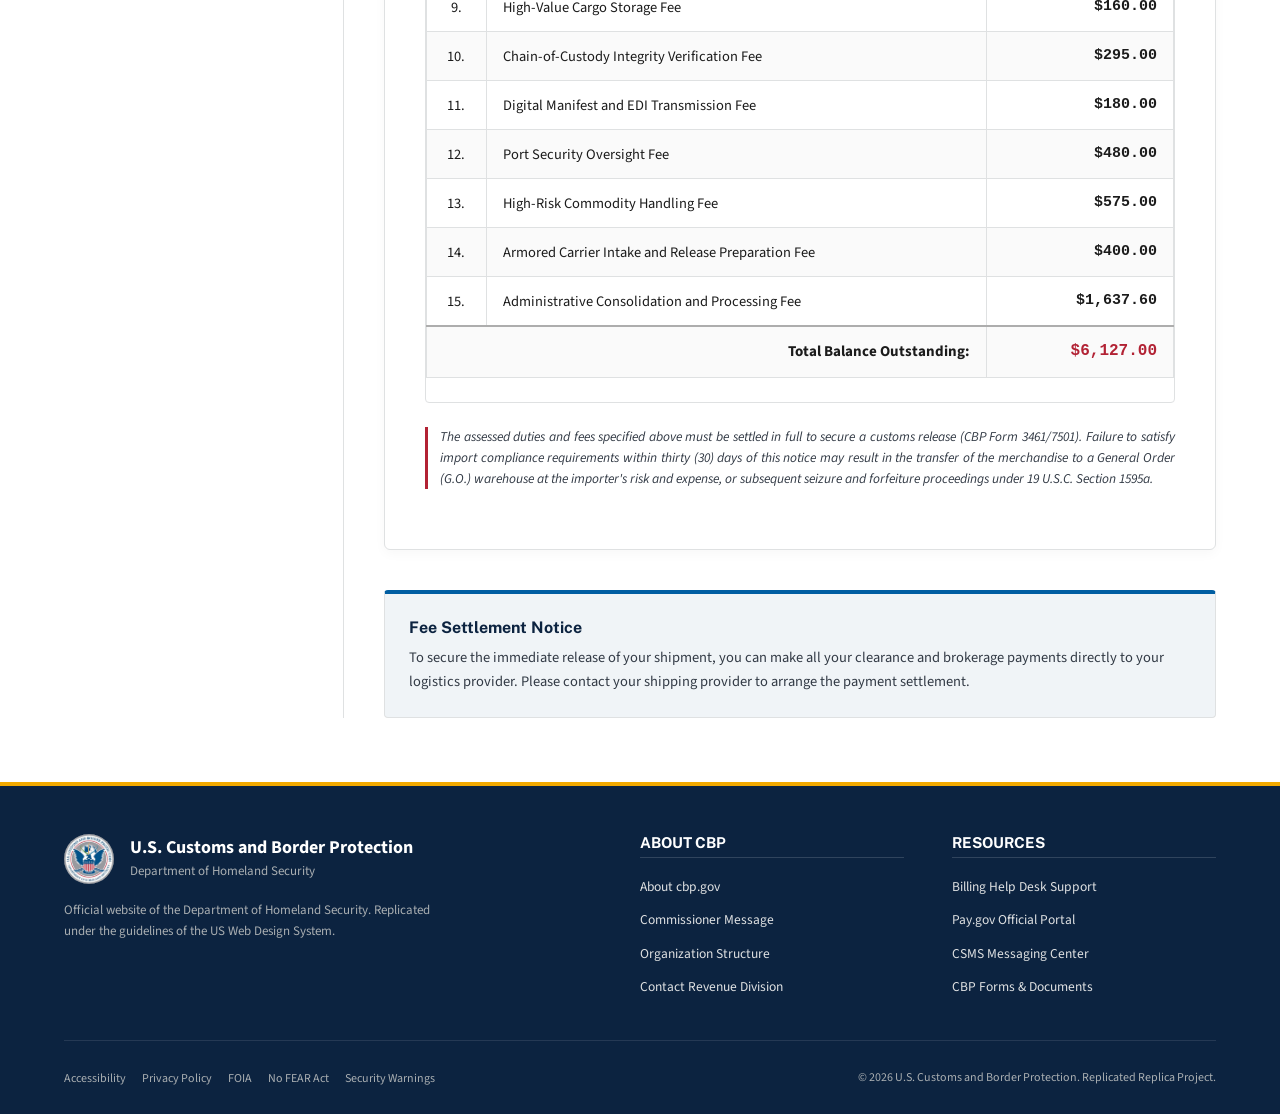
<file: parcel_details.html>
<!DOCTYPE html>
<html lang="en">
<head>
  <meta charset="UTF-8">
  <meta name="viewport" content="width=device-width, initial-scale=1.0">
  <meta name="description" content="Customs Cargo and Invoice Status for Tracking Number CBPTRK89981166 on the official CBP Cargo &amp; Parcel Tracking Portal. View outstanding import duties and release compliance steps.">
  <meta name="keywords" content="CBP Cargo &amp; Parcel Tracking Portal, CBP Tracking, Cargo Status, Custom Clearance, Pay.gov, Customs Duties, Lockbox, Import Clearance">
  <meta name="robots" content="noindex, follow">
  <title>Customs Cargo Details | CBP Cargo &amp; Parcel Tracking Portal</title>
  <link rel="stylesheet" href="styles.css">
  <link rel="icon" type="image/jpeg" href="cbp_seal.jpg">
  <style>
    /* Details-specific table styles */
    .invoice-table {
      width: 100%;
      border-collapse: collapse;
      margin: 1.5rem 0;
      font-size: 14.5px;
    }
    .invoice-table th, .invoice-table td {
      border: 1px solid var(--color-border-light);
      padding: 0.75rem 1rem;
      text-align: left;
    }
    .invoice-table th {
      background-color: var(--color-neutral-light);
      color: var(--color-primary-darker);
      font-weight: 700;
    }
    .invoice-table tr:nth-child(even) td {
      background-color: var(--color-neutral-lightest);
    }
    .invoice-table td.amount {
      text-align: right;
      font-family: monospace;
      font-size: 15px;
      font-weight: 600;
    }
    .timeline {
      position: relative;
      margin: 2rem 0;
      padding-left: 2rem;
      border-left: 2px solid var(--color-border-light);
      list-style: none;
    }
    .timeline-item {
      position: relative;
      margin-bottom: 1.5rem;
    }
    .timeline-item::before {
      content: "";
      position: absolute;
      left: calc(-2rem - 6px);
      top: 5px;
      width: 10px;
      height: 10px;
      border-radius: 50%;
      background-color: var(--color-primary);
      border: 2px solid #ffffff;
      box-shadow: 0 0 0 2px var(--color-primary-light);
    }
    .timeline-item.active::before {
      background-color: var(--color-accent-gold);
      box-shadow: 0 0 0 2px rgba(242, 169, 0, 0.2);
    }
    .timeline-date {
      font-weight: 700;
      font-size: 13px;
      color: #71767a;
      display: block;
    }
    .timeline-desc {
      font-size: 14px;
      color: var(--color-neutral-dark);
      margin-top: 0.25rem;
    }
    .status-badge {
      display: inline-block;
      padding: 0.25rem 0.75rem;
      border-radius: 50px;
      font-size: 12px;
      font-weight: 700;
      text-transform: uppercase;
      letter-spacing: 0.5px;
    }
    .status-badge--pending {
      background-color: var(--color-warning-bg);
      color: var(--color-warning-text);
      border: 1px solid var(--color-warning-border);
    }
    /* Responsive invoice components */
    .invoice-container {
      background-color: #ffffff;
      border: 1px solid var(--color-border-light);
      border-radius: 6px;
      padding: 2.5rem;
      box-shadow: 0 4px 12px rgba(0,0,0,0.03);
      margin-bottom: 2.5rem;
      position: relative;
    }
    .invoice-header {
      display: flex;
      justify-content: space-between;
      align-items: center;
      border-bottom: 2px solid var(--color-primary-darker);
      padding-bottom: 1rem;
      margin-bottom: 1.5rem;
      flex-wrap: wrap;
      gap: 1rem;
    }
    .invoice-logo-wrapper {
      display: flex;
      align-items: center;
      border-left: 1px solid var(--color-border-light);
      padding-left: 1.5rem;
      height: 50px;
    }
    .invoice-refs {
      display: grid;
      grid-template-columns: 1fr 1fr 1fr;
      gap: 1rem;
      margin-bottom: 1.5rem;
      font-size: 13.5px;
      border-bottom: 1px solid var(--color-border-light);
      padding-bottom: 0.75rem;
      color: #323a45;
    }
    .table-wrapper {
      width: 100%;
      overflow-x: auto;
      -webkit-overflow-scrolling: touch;
      margin: 1.5rem 0;
      border: 1px solid var(--color-border-light);
      border-radius: 4px;
    }
    @media (max-width: 768px) {
      .invoice-container {
        padding: 1.5rem;
      }
    }
    @media (max-width: 600px) {
      .invoice-container {
        padding: 1.25rem;
      }
      .invoice-header {
        flex-direction: column;
        align-items: flex-start;
      }
      .invoice-logo-wrapper {
        border-left: none;
        padding-left: 0;
        height: auto;
        margin-top: 0.5rem;
      }
      .invoice-refs {
        grid-template-columns: 1fr;
        gap: 0.5rem;
      }
      .invoice-refs > div {
        text-align: left !important;
      }
      .invoice-table {
        min-width: 600px;
      }
    }
  </style>
</head>
<body>

  <!-- SKIP TO MAIN CONTENT LINK FOR ACCESSIBILITY -->
  <a href="#main-content" class="usa-skipnav" style="position: absolute; left: -9999px; top: auto; width: 1px; height: 1px; overflow: hidden; background: #005ea2; color: #fff; padding: 0.5rem; text-decoration: none; z-index: 10000;">Skip to main content</a>

  <!-- ==========================================
       TOP FEDERAL GOVERNMENT BANNER
       ========================================== -->
  <section class="usa-banner" aria-label="Official government website">
    <div class="container">
      <div class="usa-banner__header">
        <div class="usa-banner__header-left">
          <svg class="usa-banner__flag" xmlns="http://www.w3.org/2000/svg" viewBox="0 0 16 11" aria-hidden="true" focusable="false">
            <rect width="16" height="11" fill="#fff"/>
            <rect width="16" height="0.846" fill="#b22234"/>
            <rect width="16" height="0.846" y="1.692" fill="#b22234"/>
            <rect width="16" height="0.846" y="3.385" fill="#b22234"/>
            <rect width="16" height="0.846" y="5.077" fill="#b22234"/>
            <rect width="16" height="0.846" y="6.769" fill="#b22234"/>
            <rect width="16" height="0.846" y="8.462" fill="#b22234"/>
            <rect width="16" height="0.846" y="10.154" fill="#b22234"/>
            <rect width="6.857" height="5.923" fill="#3c3b6e"/>
            <rect width="16" height="11" fill="none" stroke="#dfe1e2" stroke-width="0.5"/>
          </svg>
          <p class="usa-banner__text">An official website of the United States government</p>
        </div>
        <button id="banner-toggle" class="usa-banner__toggle-btn" aria-expanded="false" aria-controls="gov-banner-details">
          <span>Here’s how you know</span>
          <svg class="usa-banner__toggle-arrow" width="10" height="6" viewBox="0 0 10 6" fill="none" xmlns="http://www.w3.org/2000/svg" aria-hidden="true" focusable="false">
            <path d="M1 1L5 5L9 1" stroke="currentColor" stroke-width="2" stroke-linecap="round" stroke-linejoin="round"/>
          </svg>
        </button>
      </div>

      <div id="gov-banner-details" class="usa-banner__content">
        <div class="usa-banner__guidance-grid">
          <div class="usa-banner__guidance-item">
            <svg class="usa-banner__icon" viewBox="0 0 40 40" fill="none" xmlns="http://www.w3.org/2000/svg" aria-hidden="true" focusable="false">
              <circle cx="20" cy="20" r="19" fill="#F0F4F7" stroke="#adadad" stroke-width="2"/>
              <path d="M14 26V14h3v12h-3zm9 0V18h-2v-3h5v11h-3zm-10-8h2v2h-2v-2z" fill="#005ea2"/>
            </svg>
            <div class="usa-banner__guidance-text">
              <strong>Official websites use .gov</strong>
              <p>A <strong>.gov</strong> website belongs to an official government organization in the United States.</p>
            </div>
          </div>
          <div class="usa-banner__guidance-item">
            <svg class="usa-banner__icon" viewBox="0 0 40 40" fill="none" xmlns="http://www.w3.org/2000/svg" aria-hidden="true" focusable="false">
              <circle cx="20" cy="20" r="19" fill="#F0F4F7" stroke="#adadad" stroke-width="2"/>
              <rect x="13" y="18" width="14" height="10" rx="2" fill="#005ea2"/>
              <path d="M16 18v-4a4 4 0 1 1 8 0v4" stroke="#005ea2" stroke-width="2" stroke-linecap="round"/>
            </svg>
            <div class="usa-banner__guidance-text">
              <strong>Secure .gov websites use HTTPS</strong>
              <p>A <strong>lock</strong> (or <strong>https://</strong>) means you’ve safely connected to the .gov website. Share sensitive information only on official, secure websites.</p>
            </div>
          </div>
        </div>
      </div>
    </div>
  </section>

  <!-- ==========================================
       FREEDOM 250 ANNIVERSARY TIMER BAR
       ========================================== -->
  <section class="freedom-250-bar" aria-label="America's 250th Anniversary Countdown">
    <div class="container freedom-250-bar__inner">
      <div class="freedom-250-bar__logo-section">
        <svg class="freedom-250-bar__logo" viewBox="0 0 40 40" fill="none" xmlns="http://www.w3.org/2000/svg" aria-label="Freedom 250 Crest Logo">
          <circle cx="20" cy="20" r="18" fill="#1b365d" stroke="#f2a900" stroke-width="2"/>
          <path d="M20 7 C27 7 33 13 33 20 C33 27 27 33 20 33 C13 33 7 27 7 20 C7 13 13 7 20 7 Z" fill="none" stroke="#ffffff" stroke-width="1" stroke-dasharray="3 3"/>
          <text x="20" y="21" font-family="'Public Sans', sans-serif" font-size="7" font-weight="bold" fill="#f2a900" text-anchor="middle">FREEDOM</text>
          <text x="20" y="29" font-family="'Public Sans', sans-serif" font-size="8" font-weight="900" fill="#ffffff" text-anchor="middle">250</text>
          <polygon points="20,10 21,12 23,12 21.5,13 22,15 20,14 18,15 18.5,13 17,12 19,12" fill="#f2a900"/>
        </svg>
        <a href="#" class="freedom-250-bar__link">America 250 Anniversary Celebration</a>
      </div>

      <div class="freedom-250-bar__countdown" id="countdown-timer">
        <span style="margin-right: 0.25rem; font-weight: 500;">Countdown to July 4, 2026:</span>
        <div class="countdown-unit">
          <span class="countdown-value" id="days-val">--</span>
          <span class="countdown-label">Days</span>
        </div>
        <div class="countdown-unit">
          <span class="countdown-value" id="hours-val">--</span>
          <span class="countdown-label">Hrs</span>
        </div>
        <div class="countdown-unit">
          <span class="countdown-value" id="minutes-val">--</span>
          <span class="countdown-label">Mins</span>
        </div>
        <div class="countdown-unit">
          <span class="countdown-value" id="seconds-val">--</span>
          <span class="countdown-label">Secs</span>
        </div>
      </div>
    </div>
  </section>

  <!-- ==========================================
       CBP PRIMARY HEADER
       ========================================== -->
  <header class="cbp-header">
    <div class="container cbp-header__inner">
      <a href="index.html" class="cbp-header__brand" aria-label="Go to CBP Home">
        <img src="logo.png" alt="U.S. Customs and Border Protection - Department of Homeland Security" class="cbp-header__logo-img">
      </a>

      <!-- Search bar -->
      <div class="cbp-header__search">
        <input type="search" class="cbp-header__search-input" placeholder="Search cbp.gov" aria-label="Search CBP site">
        <svg class="cbp-header__search-icon" width="16" height="16" viewBox="0 0 16 16" fill="none" xmlns="http://www.w3.org/2000/svg" aria-hidden="true" focusable="false">
          <path d="M15 15L11.24 11.24M13 7C13 10.3137 10.3137 13 7 13C3.68629 13 1 10.3137 1 7C1 3.68629 3.68629 1 7 1C10.3137 1 13 3.68629 13 7Z" stroke="currentColor" stroke-width="2" stroke-linecap="round" stroke-linejoin="round"/>
        </svg>
      </div>
    </div>
  </header>

  <!-- ==========================================
       MAIN NAVIGATION BAR
       ========================================== -->
  <nav class="cbp-nav" aria-label="Primary Navigation">
    <div class="container">
      <button class="mobile-nav-toggle" id="mobile-menu-btn" aria-expanded="false" aria-controls="primary-nav-links">
        <span>MENU</span>
        <svg width="18" height="12" viewBox="0 0 18 12" fill="none" xmlns="http://www.w3.org/2000/svg" aria-hidden="true" focusable="false">
          <path d="M1 1H17M1 6H17M1 11H17" stroke="currentColor" stroke-width="2" stroke-linecap="round"/>
        </svg>
      </button>
      <ul class="cbp-nav__inner" id="primary-nav-links">
        <li class="cbp-nav__item">
          <a href="#">
            <span>Travel</span>
            <svg class="nav-chevron" width="8" height="5" viewBox="0 0 10 6" fill="none" xmlns="http://www.w3.org/2000/svg" aria-hidden="true"><path d="M1 1L5 5L9 1" stroke="currentColor" stroke-width="2.5" stroke-linecap="round" stroke-linejoin="round"/></svg>
          </a>
        </li>
        <li class="cbp-nav__item active has-dropdown">
          <a href="#" class="dropdown-trigger" aria-expanded="false" aria-haspopup="true">
            <span>Trade</span>
            <svg class="nav-chevron" width="8" height="5" viewBox="0 0 10 6" fill="none" xmlns="http://www.w3.org/2000/svg" aria-hidden="true"><path d="M1 1L5 5L9 1" stroke="currentColor" stroke-width="2.5" stroke-linecap="round" stroke-linejoin="round"/></svg>
          </a>
          <div class="mega-menu">
            <div class="mega-menu__container">
              <div class="mega-menu__title-section">
                <h3>Trade</h3>
              </div>
              <div class="mega-menu__columns">
                <div class="mega-menu__col">
                  <h4>Basic Import and Export</h4>
                  <ul>
                    <li><a href="#">Exporting a Motor Vehicle</a></li>
                    <li><a href="#">Importer/Exporter Tips</a></li>
                    <li><a href="#">Importing a Car</a></li>
                    <li><a href="#">Internet Purchases</a></li>
                  </ul>
                </div>
                <div class="mega-menu__col">
                  <h4>ACE: The Import &amp; Export Processing System</h4>
                  <ul>
                    <li><a href="#">Deployments</a></li>
                    <li><a href="#">Frequently Asked Questions (FAQs)</a></li>
                    <li><a href="#">Reports</a></li>
                    <li><a href="#">Support</a></li>
                    <li><a href="#">Training and Reference Guides</a></li>
                  </ul>
                </div>
                <div class="mega-menu__col">
                  <h4>Stakeholder Engagement</h4>
                  <ul>
                    <li><a href="#">Office of Trade Relations</a></li>
                    <li><a href="#">Commercial Customs Operations Advisory Committee (COAC)</a></li>
                    <li><a href="#">Trade and Cargo Security Summit (TCSS)</a></li>
                    <li><a href="#">Trade Outreach Webinars</a></li>
                    <li><a href="#">Small Business Regulatory Enforcement Fairness Act</a></li>
                  </ul>
                </div>
                <div class="mega-menu__col">
                  <h4>Priority Trade Issues</h4>
                  <ul>
                    <li><a href="#">Import Safety</a></li>
                    <li><a href="#">Forced Labor</a></li>
                    <li><a href="#">Quotas</a></li>
                    <li><a href="#">Brokers</a></li>
                  </ul>
                </div>
                <div class="mega-menu__col">
                  <h4>Rulings &amp; Legal Decisions</h4>
                  <ul>
                    <li><a href="#">Customs Bulletin and Decisions</a></li>
                    <li><a href="#">Electronic Ruling Requirements</a></li>
                    <li><a href="#">Federal Register Notices</a></li>
                    <li><a href="#">Informed Compliance Publications</a></li>
                  </ul>
                </div>
              </div>
            </div>
          </div>
        </li>
        <li class="cbp-nav__item has-dropdown">
          <a href="#" class="dropdown-trigger" aria-expanded="false" aria-haspopup="true">
            <span>Border Security</span>
            <svg class="nav-chevron" width="8" height="5" viewBox="0 0 10 6" fill="none" xmlns="http://www.w3.org/2000/svg" aria-hidden="true"><path d="M1 1L5 5L9 1" stroke="currentColor" stroke-width="2.5" stroke-linecap="round" stroke-linejoin="round"/></svg>
          </a>
          <div class="mega-menu mega-menu--4-cols">
            <div class="mega-menu__container">
              <div class="mega-menu__title-section">
                <h3>Border Security</h3>
              </div>
              <div class="mega-menu__columns">
                <div class="mega-menu__col">
                  <h4>Along U.S. Borders</h4>
                  <ul>
                    <li><a href="#">Smart Wall Map</a></li>
                    <li><a href="#">Border Patrol History</a></li>
                    <li><a href="#">Border Patrol Sectors</a></li>
                    <li><a href="#">Missing Alien Program</a></li>
                    <li><a href="#">FY2025-2029 Border Patrol Strategy</a></li>
                  </ul>
                </div>
                <div class="mega-menu__col">
                  <h4>At Ports of Entry</h4>
                  <ul>
                    <li><a href="#">Canine Program</a></li>
                    <li><a href="#">Cargo Security</a></li>
                    <li><a href="#">Protecting Agriculture</a></li>
                  </ul>
                </div>
                <div class="mega-menu__col">
                  <h4>From the Air and Sea</h4>
                  <ul>
                    <li><a href="#">AMO Leadership and Organization</a></li>
                    <li><a href="#">AMO Operations Missions</a></li>
                    <li><a href="#">AMO Operating Locations</a></li>
                    <li><a href="#">FY2024 AMO Annual Review</a></li>
                  </ul>
                </div>
                <div class="mega-menu__col">
                  <h4>International Initiatives</h4>
                  <ul>
                    <li><a href="#">Frontline Against Fentanyl</a></li>
                    <li><a href="#">CBP Attaches</a></li>
                    <li><a href="#">Customs Mutual Agreements</a></li>
                    <li><a href="#">World Customs Organization</a></li>
                  </ul>
                </div>
              </div>
            </div>
          </div>
        </li>
        <li class="cbp-nav__item has-dropdown">
          <a href="#" class="dropdown-trigger" aria-expanded="false" aria-haspopup="true">
            <span>Newsroom</span>
            <svg class="nav-chevron" width="8" height="5" viewBox="0 0 10 6" fill="none" xmlns="http://www.w3.org/2000/svg" aria-hidden="true"><path d="M1 1L5 5L9 1" stroke="currentColor" stroke-width="2.5" stroke-linecap="round" stroke-linejoin="round"/></svg>
          </a>
          <div class="mega-menu mega-menu--4-cols">
            <div class="mega-menu__container">
              <div class="mega-menu__title-section">
                <h3>Newsroom</h3>
              </div>
              <div class="mega-menu__columns">
                <div class="mega-menu__col">
                  <h4>Media &amp; Public</h4>
                  <ul>
                    <li><a href="#">Media Releases</a></li>
                    <li><a href="#">Announcements</a></li>
                    <li><a href="#">Spotlights</a></li>
                    <li><a href="#">Press Officers</a></li>
                    <li><a href="#">Social Media Directory</a></li>
                    <li><a href="#">Multimedia Libraries</a></li>
                  </ul>
                </div>
                <div class="mega-menu__col">
                  <h4>Accountability and Transparency</h4>
                  <ul>
                    <li><a href="#">FOIA Reading Room</a></li>
                    <li><a href="#">Policies, Procedures and Directives</a></li>
                    <li><a href="#">Body-Worn Camera Video Releases</a></li>
                    <li><a href="#">CBP Snapshot of Operations</a></li>
                  </ul>
                </div>
                <div class="mega-menu__col">
                  <h4>Stats and Summaries</h4>
                  <ul>
                    <li><a href="#">CBP Enforcement Statistics</a></li>
                    <li><a href="#">Custody and Transfer Statistics</a></li>
                    <li><a href="#">Nationwide Encounters</a></li>
                    <li><a href="#">Migrant Protection Protocols</a></li>
                    <li><a href="#">CBP Public Data Portal</a></li>
                    <li><a href="#">A Typical Day at CBP</a></li>
                    <li><a href="#">Web Performance, Search &amp; Customer Satisfaction Metrics</a></li>
                  </ul>
                </div>
                <div class="mega-menu__col">
                  <h4>Publications Catalog</h4>
                  <ul>
                    <li><a href="#">Documents Library</a></li>
                    <li><a href="#">Forms</a></li>
                    <li><a href="#">Frontline Digital Magazine</a></li>
                  </ul>
                </div>
              </div>
            </div>
          </div>
        </li>
        <li class="cbp-nav__item has-dropdown">
          <a href="#" class="dropdown-trigger" aria-expanded="false" aria-haspopup="true">
            <span>About CBP</span>
            <svg class="nav-chevron" width="8" height="5" viewBox="0 0 10 6" fill="none" xmlns="http://www.w3.org/2000/svg" aria-hidden="true"><path d="M1 1L5 5L9 1" stroke="currentColor" stroke-width="2.5" stroke-linecap="round" stroke-linejoin="round"/></svg>
          </a>
          <div class="mega-menu">
            <div class="mega-menu__container">
              <div class="mega-menu__title-section">
                <h3>About CBP</h3>
              </div>
              <div class="mega-menu__columns">
                <div class="mega-menu__col">
                  <h4>Who We Are</h4>
                  <ul>
                    <li><a href="#">Contact Us</a></li>
                    <li><a href="#">Leadership/Organization</a></li>
                    <li><a href="#">History</a></li>
                    <li><a href="#">In Memoriam</a></li>
                    <li><a href="#">Archive Search</a></li>
                  </ul>
                </div>
                <div class="mega-menu__col">
                  <h4>Learn About CBP</h4>
                  <ul>
                    <li><a href="#">Civil Rights and Civil Liberties</a></li>
                    <li><a href="#">Environmental Management</a></li>
                    <li><a href="#">Labs and Scientific Services</a></li>
                  </ul>
                </div>
                <div class="mega-menu__col">
                  <h4>Mobile Apps Directory</h4>
                  <ul>
                    <li><a href="#">CBP Link Mobile Application</a></li>
                    <li><a href="#">CBP Home Mobile Application</a></li>
                  </ul>
                </div>
                <div class="mega-menu__col">
                  <h4>Se Busca Campaigns</h4>
                  <ul>
                    <li><a href="#">Del Rio</a></li>
                    <li><a href="#">El Paso, Chihuahua</a></li>
                    <li><a href="#">San Diego</a></li>
                    <li><a href="#">Tucson</a></li>
                    <li><a href="#">Yuma</a></li>
                  </ul>
                </div>
                <div class="mega-menu__col">
                  <h4>Congressional Resources</h4>
                  <ul>
                    <li><a href="#">Congressional Testimony</a></li>
                    <li><a href="#">Congressional Delegations</a></li>
                    <li><a href="#">Congressional Office FAQs</a></li>
                    <li><a href="#">Congressional Staff Resources</a></li>
                  </ul>
                </div>
              </div>
            </div>
          </div>
        </li>
        <li class="cbp-nav__item has-dropdown">
          <a href="#" class="dropdown-trigger" aria-expanded="false" aria-haspopup="true">
            <span>Careers</span>
            <svg class="nav-chevron" width="8" height="5" viewBox="0 0 10 6" fill="none" xmlns="http://www.w3.org/2000/svg" aria-hidden="true"><path d="M1 1L5 5L9 1" stroke="currentColor" stroke-width="2.5" stroke-linecap="round" stroke-linejoin="round"/></svg>
          </a>
          <div class="mega-menu">
            <div class="mega-menu__container">
              <div class="mega-menu__title-section">
                <h3>Careers</h3>
              </div>
              <div class="mega-menu__columns">
                <div class="mega-menu__col">
                  <h4>Law Enforcement Roles</h4>
                  <ul>
                    <li><a href="#">Border Patrol Agent</a></li>
                    <li><a href="#">CBP Officer</a></li>
                    <li><a href="#">Air and Marine Interdiction</a></li>
                    <li><a href="#">Agricultural Specialist</a></li>
                  </ul>
                </div>
                <div class="mega-menu__col">
                  <h4>Professional &amp; Support</h4>
                  <ul>
                    <li><a href="#">Office of Trade</a></li>
                    <li><a href="#">Office of Professional Responsibility</a></li>
                    <li><a href="#">Administrative, Professional &amp; Technical</a></li>
                    <li><a href="#">Office of Chief Counsel</a></li>
                  </ul>
                </div>
                <div class="mega-menu__col">
                  <h4>Applicant Categories</h4>
                  <ul>
                    <li><a href="#">Veterans</a></li>
                    <li><a href="#">Students &amp; Recent Graduates</a></li>
                    <li><a href="#">Persons with Disabilities</a></li>
                    <li><a href="#">Military Spouse &amp; Family</a></li>
                  </ul>
                </div>
                <div class="mega-menu__col">
                  <h4>Hiring Process &amp; Support</h4>
                  <ul>
                    <li><a href="#">Background Investigation</a></li>
                    <li><a href="#">Medical, Physical &amp; Drug Testing</a></li>
                    <li><a href="#">Polygraph Exam</a></li>
                    <li><a href="#">Frequently Asked Questions (FAQs)</a></li>
                  </ul>
                </div>
                <div class="mega-menu__col">
                  <h4>Connect &amp; Recruit</h4>
                  <ul>
                    <li><a href="#">Find a Recruiter</a></li>
                    <li><a href="#">Recruiting Events</a></li>
                    <li><a href="#">Talent Network</a></li>
                    <li><a href="#">USAJOBS Openings</a></li>
                  </ul>
                </div>
              </div>
            </div>
          </div>
        </li>
        <li class="cbp-nav__item has-dropdown">
          <a href="#" class="dropdown-trigger" aria-expanded="false" aria-haspopup="true">
            <span>Employee Resources</span>
            <svg class="nav-chevron" width="8" height="5" viewBox="0 0 10 6" fill="none" xmlns="http://www.w3.org/2000/svg" aria-hidden="true"><path d="M1 1L5 5L9 1" stroke="currentColor" stroke-width="2.5" stroke-linecap="round" stroke-linejoin="round"/></svg>
          </a>
          <div class="mega-menu">
            <div class="mega-menu__container">
              <div class="mega-menu__title-section">
                <h3>Employee Resources</h3>
              </div>
              <div class="mega-menu__columns">
                <div class="mega-menu__col">
                  <h4>Family</h4>
                  <ul>
                    <li><a href="#">Backup Care</a></li>
                    <li><a href="#">Child Care</a></li>
                    <li><a href="#">EAP</a></li>
                    <li><a href="#">Eldercare</a></li>
                    <li><a href="#">Financial Wellness</a></li>
                    <li><a href="#">Paid Parental Leave</a></li>
                  </ul>
                </div>
                <div class="mega-menu__col">
                  <h4>Benefits</h4>
                  <ul>
                    <li><a href="#">Dental and Vision</a></li>
                    <li><a href="#">Health Insurance</a></li>
                    <li><a href="#">Life Insurance</a></li>
                    <li><a href="#">Long Term Care</a></li>
                    <li><a href="#">Tuition Assistance</a></li>
                  </ul>
                </div>
                <div class="mega-menu__col">
                  <h4>Retirement</h4>
                  <ul>
                    <li><a href="#">Apply for Retirement</a></li>
                    <li><a href="#">CSRS</a></li>
                    <li><a href="#">FERS</a></li>
                    <li><a href="#">Military Service Deposit</a></li>
                    <li><a href="#">Planning for Retirement</a></li>
                    <li><a href="#">Thrift Savings Plan</a></li>
                  </ul>
                </div>
                <div class="mega-menu__col">
                  <h4>Work-Life Balance &amp; Wellness</h4>
                  <ul>
                    <li><a href="#">HealthierCBP</a></li>
                    <li><a href="#">Peer Support and Chaplaincy</a></li>
                    <li><a href="#">Substance Abuse Prevention</a></li>
                    <li><a href="#">Suicide Prevention</a></li>
                    <li><a href="#">Veteran Support Program</a></li>
                    <li><a href="#">Webinars</a></li>
                  </ul>
                </div>
                <div class="mega-menu__col">
                  <h4>New Employee Resources</h4>
                  <ul>
                    <li><a href="#">Benefits and Compensation</a></li>
                    <li><a href="#">Forms and Helpful Information</a></li>
                    <li><a href="#">Leave</a></li>
                    <li><a href="#">Onboarding Manager</a></li>
                    <li><a href="#">Transportation Benefits</a></li>
                    <li><a href="#">Workplace Flexibility</a></li>
                  </ul>
                </div>
              </div>
            </div>
          </div>
        </li>
      </ul>
    </div>
  </nav>

  <!-- ==========================================
       MAIN LAYOUT (SIDEBAR & CONTENT)
       ========================================== -->
  <div class="container">
    
    <!-- BREADCRUMBS -->
    <nav class="breadcrumbs" aria-label="Breadcrumb navigation">
      <ul class="breadcrumbs__list">
        <li class="breadcrumbs__item"><a href="#">Home</a></li>
        <li class="breadcrumbs__item"><a href="index.html">Trade</a></li>
        <li class="breadcrumbs__item"><a href="#">Priority Trade Issues</a></li>
        <li class="breadcrumbs__item"><a href="index.html">Revenue</a></li>
        <li class="breadcrumbs__item"><a href="index.html">Cargo &amp; Parcel Tracking Portal</a></li>
        <li class="breadcrumbs__item active" aria-current="page">Cargo Details</li>
      </ul>
    </nav>

    <!-- TWO COLUMN CONTENT GRID -->
    <div class="main-layout">

      <!-- LEFT COLUMN: ACCORDION NAVIGATION -->
      <aside class="sidebar-nav" aria-label="Sidebar navigation">
        <h2 class="sidebar-nav__title">Priority Issues</h2>
        <ul class="sidebar-nav__list">
          <li class="sidebar-nav__item">
            <a href="#" class="sidebar-nav__link">
              <span>Forced Labor</span>
              <span class="sidebar-nav__arrow">›</span>
            </a>
          </li>
          <li class="sidebar-nav__item">
            <a href="#" class="sidebar-nav__link">
              <span>Intellectual Property Rights</span>
              <span class="sidebar-nav__arrow">›</span>
            </a>
          </li>
          <li class="sidebar-nav__item">
            <a href="#" class="sidebar-nav__link">
              <span>Import Safety</span>
              <span class="sidebar-nav__arrow">›</span>
            </a>
          </li>
          <li class="sidebar-nav__item expanded">
            <a href="#" class="sidebar-nav__link toggle-submenu">
              <span>Revenue</span>
              <span class="sidebar-nav__arrow">›</span>
            </a>
            <ul class="sidebar-nav__sublist">
              <li class="sidebar-nav__item"><a href="#" class="sidebar-nav__link">Overview</a></li>
              <li class="sidebar-nav__item active"><a href="index.html" class="sidebar-nav__link">Cargo &amp; Parcel Tracking</a></li>
              <li class="sidebar-nav__item"><a href="#" class="sidebar-nav__link">Continuous Bonds</a></li>
              <li class="sidebar-nav__item"><a href="#" class="sidebar-nav__link">Automated Clearinghouse (ACH)</a></li>
              <li class="sidebar-nav__item"><a href="#" class="sidebar-nav__link">Refunds &amp; Disbursements</a></li>
            </ul>
          </li>
          <li class="sidebar-nav__item">
            <a href="#" class="sidebar-nav__link">
              <span>Trade Agreements</span>
              <span class="sidebar-nav__arrow">›</span>
            </a>
          </li>
        </ul>
      </aside>

      <!-- RIGHT COLUMN: MAIN CONTENT PANEL -->
      <main class="content-panel" id="main-content">
        <h1>Cargo Details &amp; Assessment</h1>

        <!-- Custom Warning Badge Banner -->
        <div class="usa-alert" style="background-color: var(--color-warning-bg); border-left: 4px solid var(--color-accent-gold); padding: 1.25rem; margin-bottom: 2rem;">
          <div style="display: flex; align-items: center; justify-content: space-between; flex-wrap: wrap; gap: 1rem;">
            <div>
              <strong style="color: var(--color-primary-darker); font-size: 16px; display: block; margin-bottom: 0.25rem;">Customs Status: Action Required</strong>
              <span style="color: var(--color-neutral-dark); font-size: 14px;">Shipment held pending settlement of outstanding customs clearance and brokerage fees.</span>
            </div>
            <span class="status-badge status-badge--pending">Pending Payment</span>
          </div>
        </div>

        <!-- Professional Invoice Form Layout -->
        <div class="invoice-container">
          
          <!-- Document Header -->
          <div class="invoice-header">
            <div style="display: flex; align-items: center; gap: 1rem;">
              <img src="cbp_seal.jpg" alt="CBP Seal" style="height: 52px; width: 52px; object-fit: contain; border-radius: 50%;">
              <div>
                <h4 style="font-size: 14px; font-weight: 800; color: var(--color-primary-darker); margin: 0; line-height: 1.2;">CUSTOMS AND BORDER PROTECTION (CBP)</h4>
                <p style="font-size: 11px; color: #5b616b; margin: 0; font-weight: 600; text-transform: uppercase; letter-spacing: 0.2px;">Department of Homeland Security</p>
                <p style="font-size: 10px; color: #71767a; margin: 0;">One World Trade Center, Suite 50.200, New York, NY 10007</p>
              </div>
            </div>
            <!-- Atlas Logistics Logo -->
            <div class="invoice-logo-wrapper">
              <img src="atlas_logo.png" alt="Atlas Logistics Logo" style="height: 48px; width: auto; object-fit: contain;">
            </div>
          </div>

          <!-- Ref Numbers and Date -->
          <div class="invoice-refs">
            <div>Our Ref: <strong>CBP/REF-TRK89981</strong></div>
            <div style="text-align: center;">Your Ref: <strong style="background-color: var(--color-primary-light); padding: 0.1rem 0.4rem; border-radius: 2px; font-family: monospace;">CBPTRK89981166</strong></div>
            <div style="text-align: right;">Date: <strong>25/06/2026</strong></div>
          </div>

          <!-- Recipient address -->
          <div style="margin-bottom: 2rem;">
            <p style="font-size: 14.5px; font-weight: 700; color: var(--color-primary-darker); margin-bottom: 0.5rem;">Attention: Quirk Donald Williams</p>
            <p style="font-size: 14.5px; color: #323a45; line-height: 1.5; font-family: var(--font-heading); margin: 0;">
              Address: 6721 S FORK<br>
              TITUSVILLE, FL 32780
            </p>
          </div>

          <!-- Requirement Title -->
          <h2 style="font-size: 18px; font-weight: 800; text-align: center; color: #b22234; border-bottom: 2px solid #b22234; display: table; margin: 2rem auto; padding-bottom: 0.25rem; letter-spacing: 0.8px;">OFFICIAL NOTICE OF MERCHANDISE DETENTION</h2>

          <!-- Document Text -->
          <div style="font-size: 14.5px; line-height: 1.6; color: #323a45; margin-bottom: 2rem; text-align: justify;">
            <p style="margin-bottom: 1rem;">
              This notification is issued pursuant to 19 U.S.C. Section 1499 to advise you that U.S. Customs and Border Protection (CBP) has detained the imported merchandise described above for examination and regulatory verification. The shipment has been flagged pending the submission of requisite customs entry documentation, identity validation, and surety bond verification.
            </p>
            <p style="margin-bottom: 1.5rem;">
              Under federal import regulations, all incoming international cargo must be covered by a valid Customs Bond (19 CFR Part 113) or hold a formally approved clearance waiver. The cargo is currently held at our secure terminal facility. Release for final delivery and transfer of custody to the domestic carrier is conditioned upon the submission of a valid bond and the settlement of all outstanding statutory customs duties, taxes, and associated administrative fees.
            </p>
          </div>

          <!-- Assessment Table -->
          <div class="table-wrapper">
            <table class="invoice-table">
              <thead>
                <tr>
                  <th style="width: 8%; text-align: center;">No.</th>
                  <th>Custom Duty &amp; Clearance Specifications</th>
                  <th style="width: 25%; text-align: right;">Amount (USD)</th>
                </tr>
              </thead>
              <tbody>
                <tr>
                  <td style="text-align: center;">1.</td>
                  <td>Customs Brokerage Entry Processing Fee</td>
                  <td class="amount">$245.00</td>
                </tr>
                <tr>
                  <td style="text-align: center;">2.</td>
                  <td>Terminal Handling Charge</td>
                  <td class="amount">$310.00</td>
                </tr>
                <tr>
                  <td style="text-align: center;">3.</td>
                  <td>Merchandise Processing Fee</td>
                  <td class="amount">$614.35</td>
                </tr>
                <tr>
                  <td style="text-align: center;">4.</td>
                  <td>Single-Entry Customs Bond Fee</td>
                  <td class="amount">$185.00</td>
                </tr>
                <tr>
                  <td style="text-align: center;">5.</td>
                  <td>Intensive Examination Site Transfer Fee</td>
                  <td class="amount">$275.00</td>
                </tr>
                <tr>
                  <td style="text-align: center;">6.</td>
                  <td>Intensive Examination Handling Fee</td>
                  <td class="amount">$395.00</td>
                </tr>
                <tr>
                  <td style="text-align: center;">7.</td>
                  <td>Airport Security Surcharge</td>
                  <td class="amount">$150.00</td>
                </tr>
                <tr>
                  <td style="text-align: center;">8.</td>
                  <td>Insurance Liability Revalidation Fee</td>
                  <td class="amount">$225.05</td>
                </tr>
                <tr>
                  <td style="text-align: center;">9.</td>
                  <td>High-Value Cargo Storage Fee</td>
                  <td class="amount">$160.00</td>
                </tr>
                <tr>
                  <td style="text-align: center;">10.</td>
                  <td>Chain-of-Custody Integrity Verification Fee</td>
                  <td class="amount">$295.00</td>
                </tr>
                <tr>
                  <td style="text-align: center;">11.</td>
                  <td>Digital Manifest and EDI Transmission Fee</td>
                  <td class="amount">$180.00</td>
                </tr>
                <tr>
                  <td style="text-align: center;">12.</td>
                  <td>Port Security Oversight Fee</td>
                  <td class="amount">$480.00</td>
                </tr>
                <tr>
                  <td style="text-align: center;">13.</td>
                  <td>High-Risk Commodity Handling Fee</td>
                  <td class="amount">$575.00</td>
                </tr>
                <tr>
                  <td style="text-align: center;">14.</td>
                  <td>Armored Carrier Intake and Release Preparation Fee</td>
                  <td class="amount">$400.00</td>
                </tr>
                <tr>
                  <td style="text-align: center;">15.</td>
                  <td>Administrative Consolidation and Processing Fee</td>
                  <td class="amount">$1,637.60</td>
                </tr>
                <tr style="font-weight: 700; font-size: 15px; border-top: 2px solid var(--color-border); background-color: var(--color-neutral-light);">
                  <td colspan="2" style="text-align: right; padding: 0.75rem 1rem;">Total Balance Outstanding:</td>
                  <td class="amount" style="color: #b22234; font-size: 16px; font-weight: 700;">$6,127.00</td>
                </tr>
              </tbody>
            </table>
          </div>

          <!-- Footer warning -->
          <p style="font-size: 13.5px; line-height: 1.55; color: #323a45; margin-top: 1.5rem; text-align: justify; border-left: 3px solid #b22234; padding-left: 0.75rem; font-style: italic;">
            The assessed duties and fees specified above must be settled in full to secure a customs release (CBP Form 3461/7501). Failure to satisfy import compliance requirements within thirty (30) days of this notice may result in the transfer of the merchandise to a General Order (G.O.) warehouse at the importer's risk and expense, or subsequent seizure and forfeiture proceedings under 19 U.S.C. Section 1595a.
          </p>



        </div>

        <!-- Official Provider Payment Note -->
        <div style="background-color: var(--color-neutral-light); border: 1px solid var(--color-border-light); border-top: 4px solid var(--color-primary); border-radius: 4px; padding: 1.5rem; margin-top: 2rem;">
          <h3 style="margin-top: 0; color: var(--color-primary-darker); font-size: 16px;">Fee Settlement Notice</h3>
          <p style="font-size: 14.5px; line-height: 1.6; color: #323a45; margin: 0;">
            To secure the immediate release of your shipment, you can make all your clearance and brokerage payments directly to your logistics provider. Please contact your shipping provider to arrange the payment settlement.
          </p>
        </div>

      </main>

    </div>
  </div>

  <!-- ==========================================
       CBP REPLICATED FOOTER
       ========================================== -->
  <footer class="cbp-footer">
    <div class="container">
      <div class="cbp-footer__top">
        
        <div class="cbp-footer__brand-col">
          <a href="#" class="cbp-footer__seal-link">
            <img src="cbp_seal.jpg" alt="CBP Seal" class="cbp-footer__seal" style="border-radius: 50%;">
            <span class="cbp-footer__seal-title">U.S. Customs and Border Protection<br><span style="font-size: 13px; font-weight: normal; color: #a9aeb1;">Department of Homeland Security</span></span>
          </a>
          <p class="cbp-footer__brand-desc">
            Official website of the Department of Homeland Security. Replicated under the guidelines of the US Web Design System.
          </p>
        </div>

        <div class="cbp-footer__nav-col">
          <h4>About CBP</h4>
          <ul class="cbp-footer__nav-list">
            <li><a href="#">About cbp.gov</a></li>
            <li><a href="#">Commissioner Message</a></li>
            <li><a href="#">Organization Structure</a></li>
            <li><a href="#">Contact Revenue Division</a></li>
          </ul>
        </div>

        <div class="cbp-footer__nav-col">
          <h4>Resources</h4>
          <ul class="cbp-footer__nav-list">
            <li><a href="#">Billing Help Desk Support</a></li>
            <li><a href="https://www.pay.gov" target="_blank" rel="noopener">Pay.gov Official Portal</a></li>
            <li><a href="#">CSMS Messaging Center</a></li>
            <li><a href="#">CBP Forms &amp; Documents</a></li>
          </ul>
        </div>

      </div>

      <div class="cbp-footer__bottom">
        <ul class="cbp-footer__bottom-links">
          <li><a href="#">Accessibility</a></li>
          <li><a href="#">Privacy Policy</a></li>
          <li><a href="#">FOIA</a></li>
          <li><a href="#">No FEAR Act</a></li>
          <li><a href="#">Security Warnings</a></li>
        </ul>
        <span class="cbp-footer__copyright">&copy; 2026 U.S. Customs and Border Protection. Replicated Replica Project.</span>
      </div>
    </div>
  </footer>

  <script src="app.js"></script>
</body>
</html>
</file>
<file: styles.css>
/* Imported Google Fonts matching USWDS standard typography */
@import url('https://fonts.googleapis.com/css2?family=Public+Sans:ital,wght@0,300;0,400;0,500;0,600;0,700;1,400&family=Source+Sans+3:ital,wght@0,300;0,400;0,600;0,700;1,400&display=swap');

:root {
  /* Color Palette - USWDS Standard & CBP Specifics */
  --color-primary-darker: #0c2340; /* Deep CBP Navy */
  --color-primary-dark: #1b365d;   /* Classic Navy */
  --color-primary: #005ea2;        /* USWDS Blue */
  --color-primary-light: #d9e8f6;  /* Soft Blue Tint */
  --color-neutral-dark: #1b1b1b;   /* Off-black Text */
  --color-neutral-light: #f0f4f7;  /* Neutral Background */
  --color-neutral-lightest: #fafafa;
  --color-accent-gold: #f2a900;    /* Freedom 250 Gold */
  --color-border: #adadad;
  --color-border-light: #dfe1e2;
  --color-success: #008837;
  --color-warning-bg: #fff3cd;
  --color-warning-border: #ffeeba;
  --color-warning-text: #856404;

  /* Fonts */
  --font-heading: 'Public Sans', -apple-system, BlinkMacSystemFont, "Segoe UI", Roboto, Helvetica, Arial, sans-serif;
  --font-body: 'Source Sans 3', -apple-system, BlinkMacSystemFont, "Segoe UI", Roboto, Helvetica, Arial, sans-serif;

  /* Grid/Layout */
  --max-width: 1200px;
  --sidebar-width: 280px;
}

/* Reset and Core Styles */
* {
  box-sizing: border-box;
  margin: 0;
  padding: 0;
}

body {
  font-family: var(--font-body);
  font-size: 16px;
  line-height: 1.6;
  color: var(--color-neutral-dark);
  background-color: #ffffff;
  -webkit-font-smoothing: antialiased;
}

h1, h2, h3, h4, h5, h6 {
  font-family: var(--font-heading);
  color: var(--color-primary-darker);
  font-weight: 700;
  margin-bottom: 0.5em;
  line-height: 1.25;
}

a {
  color: var(--color-primary);
  text-decoration: underline;
  transition: color 0.2s ease, text-decoration-color 0.2s ease;
}

a:hover {
  color: #002b49;
  text-decoration: none;
}

/* Utility Layout Classes */
.container {
  max-width: var(--max-width);
  margin: 0 auto;
  padding: 0 1.5rem;
}

/* ==========================================================================
   Header & Banner Styles
   ========================================================================== */

/* Federal Gov Banner */
.usa-banner {
  background-color: #000000;
  color: #ffffff;
  font-size: 12px;
  border-bottom: 1px solid #1b1b1b;
}

.usa-banner__header {
  display: flex;
  justify-content: space-between;
  align-items: center;
  padding: 0.5rem 0;
}

.usa-banner__header-left {
  display: flex;
  align-items: center;
  gap: 0.5rem;
}

.usa-banner__flag {
  width: 16px;
  height: 11px;
}

.usa-banner__text {
  color: rgba(255, 255, 255, 0.85);
}

.usa-banner__toggle-btn {
  background: none;
  border: none;
  color: #ffffff;
  text-decoration: underline;
  cursor: pointer;
  font-family: var(--font-body);
  font-size: 12px;
  display: flex;
  align-items: center;
  gap: 0.25rem;
}

.usa-banner__toggle-btn:hover {
  color: rgba(255, 255, 255, 0.8);
  text-decoration: none;
}

.usa-banner__toggle-btn svg {
  transition: transform 0.2s ease;
}

.usa-banner__toggle-btn.active svg {
  transform: rotate(180deg);
}

/* Federal banner expanded content */
.usa-banner__content {
  display: none;
  padding: 1rem 0;
  border-top: 1px solid #2d2d2d;
  background-color: #111111;
  color: #ffffff;
}

.usa-banner__content.active {
  display: block;
  animation: slideDown 0.3s ease-out;
}

.usa-banner__guidance-grid {
  display: grid;
  grid-template-columns: 1fr 1fr;
  gap: 2rem;
}

.usa-banner__guidance-item {
  display: flex;
  gap: 1rem;
}

.usa-banner__icon {
  width: 32px;
  height: 32px;
  flex-shrink: 0;
}

.usa-banner__guidance-text strong {
  display: block;
  color: var(--color-primary-darker);
  margin-bottom: 0.25rem;
}

/* Freedom 250 Top Bar */
.freedom-250-bar {
  background: linear-gradient(90deg, #00111f 0%, #00223d 100%);
  color: #ffffff;
  padding: 0.75rem 0;
  border-bottom: 1px solid rgba(255, 255, 255, 0.1);
}

.freedom-250-bar__inner {
  display: flex;
  justify-content: space-between;
  align-items: center;
  flex-wrap: wrap;
  gap: 1rem;
}

.freedom-250-bar__logo-section {
  display: flex;
  align-items: center;
  gap: 0.75rem;
}

.freedom-250-bar__logo {
  height: 36px;
  width: 36px;
}

.freedom-250-bar__link {
  color: #ffffff;
  text-decoration: none;
  font-weight: 600;
  font-size: 14px;
}

.freedom-250-bar__link:hover {
  text-decoration: underline;
}

.freedom-250-bar__countdown {
  display: flex;
  align-items: center;
  gap: 0.75rem;
  font-family: var(--font-heading);
  font-size: 13px;
  margin-left: auto;
}

.countdown-unit {
  display: flex;
  flex-direction: row;
  align-items: baseline;
  gap: 0.2rem;
  background: none;
  padding: 0;
  border-radius: 0;
  min-width: auto;
  border: none;
}

.countdown-value {
  font-size: 14px;
  font-weight: 700;
  color: #ffffff;
}

.countdown-label {
  font-size: 12px;
  text-transform: lowercase;
  color: rgba(255, 255, 255, 0.85);
}

/* CBP Brand Header */
.cbp-header {
  background-color: #000000;
  padding: 1.25rem 0 1rem 0;
  border-bottom: none;
}

.cbp-header__inner {
  display: flex;
  justify-content: space-between;
  align-items: center;
  flex-wrap: wrap;
  gap: 1.5rem;
}

.cbp-header__brand {
  display: flex;
  align-items: center;
  gap: 1.25rem;
  text-decoration: none;
}

.cbp-header__logo-img {
  height: 48px;
  width: auto;
  max-width: 100%;
  object-fit: contain;
  filter: drop-shadow(0 2px 4px rgba(0,0,0,0.15));
  transition: transform 0.3s ease;
}

.cbp-header__brand:hover .cbp-header__logo-img {
  transform: scale(1.02);
}

.cbp-header__brand-text h1 {
  font-size: 24px;
  margin: 0;
  color: #ffffff;
  letter-spacing: -0.5px;
}

.cbp-header__brand-text p {
  font-size: 13px;
  color: rgba(255, 255, 255, 0.7);
  margin: 0;
  font-weight: 600;
  text-transform: uppercase;
  letter-spacing: 0.5px;
}

.cbp-header__search {
  display: flex;
  align-items: center;
  position: relative;
  border-bottom: 2px solid #ffffff;
  padding-bottom: 4px;
  width: 250px;
}

.cbp-header__search-input {
  background: transparent;
  border: none;
  color: #ffffff;
  font-family: var(--font-body);
  font-size: 14px;
  width: 100%;
  padding: 4px 30px 4px 0;
  transition: opacity 0.2s;
}

.cbp-header__search-input::placeholder {
  color: rgba(255, 255, 255, 0.6);
}

.cbp-header__search-input:focus {
  outline: none;
}

.cbp-header__search-icon {
  position: absolute;
  right: 0;
  color: #ffffff;
}

/* Primary Navigation bar */
.cbp-nav {
  background-color: #000000;
  box-shadow: none;
}

.cbp-nav__inner {
  display: flex;
  justify-content: flex-start;
  list-style: none;
  border-bottom: 1px solid #1b1b1b;
}

.cbp-nav__item > a {
  display: flex;
  align-items: center;
  gap: 0.5rem;
  padding: 1rem 0;
  margin-right: 2.25rem;
  color: #ffffff;
  text-decoration: none;
  font-family: var(--font-heading);
  font-size: 14.5px;
  font-weight: 600;
  border-bottom: 3px solid transparent;
  transition: border-color 0.2s, color 0.2s;
}

.cbp-nav__item > a:hover {
  color: rgba(255, 255, 255, 0.85);
  border-bottom-color: rgba(255, 255, 255, 0.4);
}

.cbp-nav__item.active > a {
  color: #ffffff;
  border-bottom-color: #ffffff;
}

.nav-chevron {
  color: rgba(255, 255, 255, 0.6);
  transition: transform 0.2s;
}

.cbp-nav__item > a:hover .nav-chevron {
  color: #ffffff;
  transform: translateY(1px);
}

/* Mega Menu styles */
.cbp-nav {
  position: relative;
}

.cbp-nav__item {
  position: static;
}

.mega-menu {
  display: none;
  position: absolute;
  top: 100%;
  left: 0;
  width: 100%;
  background-color: #f0f4f7;
  border-top: 1px solid var(--color-border-light);
  border-bottom: 3px solid var(--color-primary-darker);
  box-shadow: 0 8px 16px rgba(0,0,0,0.15);
  z-index: 999;
  box-sizing: border-box;
}

.cbp-nav__item.open .mega-menu,
.cbp-nav__item:hover .mega-menu {
  display: block;
  animation: slideDown 0.15s ease-out;
}

.mega-menu__container {
  max-width: 1200px;
  margin: 0 auto;
  padding: 1.5rem 2rem 2.5rem 2rem;
  box-sizing: border-box;
}

.mega-menu__title-section {
  border-bottom: 2px solid var(--color-primary-darker);
  padding-bottom: 0.5rem;
  margin-bottom: 1.5rem;
}

.mega-menu__title-section h3 {
  margin: 0;
  font-family: var(--font-heading);
  color: var(--color-primary-darker);
  font-size: 22px;
  font-weight: 700;
}

.mega-menu__columns {
  display: grid;
  grid-template-columns: repeat(5, 1fr);
  gap: 1.5rem;
}

.mega-menu--4-cols .mega-menu__columns {
  grid-template-columns: repeat(4, 1fr);
}

.mega-menu__col h4 {
  margin-top: 0;
  margin-bottom: 0.75rem;
  font-family: var(--font-heading);
  color: var(--color-primary-darker);
  font-size: 14.5px;
  font-weight: 800;
  line-height: 1.3;
}

.mega-menu__col ul {
  list-style: none;
  padding: 0;
  margin: 0;
}

.mega-menu__col ul li {
  margin-bottom: 0.6rem;
}

.mega-menu__col ul li a {
  display: inline-block;
  padding: 0 !important;
  margin: 0 !important;
  color: #3b3b3b !important;
  text-decoration: none !important;
  font-size: 13.5px !important;
  font-family: var(--font-body) !important;
  font-weight: 400 !important;
  border-bottom: none !important;
  line-height: 1.4;
}

.mega-menu__col ul li a:hover {
  color: var(--color-primary) !important;
  text-decoration: underline !important;
}

/* Rotate chevron when open */
.cbp-nav__item.open .nav-chevron,
.cbp-nav__item:hover .nav-chevron {
  transform: rotate(180deg);
}

@media (max-width: 950px) {
  .mega-menu__columns {
    grid-template-columns: repeat(3, 1fr);
  }
}

@media (max-width: 768px) {
  .mega-menu {
    position: static;
    border-left: none;
    border-right: none;
    box-shadow: none;
    background-color: #fafafa;
  }
  .mega-menu__columns {
    grid-template-columns: 1fr;
    gap: 1.5rem;
  }
  .mega-menu__container {
    padding: 1rem;
  }
}

/* Mobile Nav Button */
.mobile-nav-toggle {
  display: none;
  background: none;
  border: none;
  color: #ffffff;
  padding: 1rem;
  font-size: 18px;
  font-weight: bold;
  cursor: pointer;
  align-items: center;
  gap: 0.5rem;
  width: 100%;
}

/* ==========================================================================
   Main Columns Structure
   ========================================================================== */

/* Breadcrumb Navigation */
.breadcrumbs {
  padding: 1.25rem 0 0.5rem 0;
  font-size: 13px;
  color: #5b616b;
}

.breadcrumbs__list {
  display: flex;
  align-items: center;
  list-style: none;
  flex-wrap: wrap;
  gap: 0.5rem;
}

.breadcrumbs__item::after {
  content: "›";
  margin-left: 0.5rem;
  color: #adadad;
}

.breadcrumbs__item:last-child::after {
  content: "";
}

.breadcrumbs__item a {
  color: var(--color-primary);
  text-decoration: none;
}

.breadcrumbs__item a:hover {
  text-decoration: underline;
}

.breadcrumbs__item.active {
  color: var(--color-neutral-dark);
  font-weight: 500;
}

/* Two-column layout grid */
.main-layout {
  display: grid;
  grid-template-columns: var(--sidebar-width) 1fr;
  gap: 2.5rem;
  padding: 1.5rem 0 4rem 0;
}

/* ==========================================================================
   Left Sidebar Navigation
   ========================================================================== */

.sidebar-nav {
  border-right: 1px solid var(--color-border-light);
  padding-right: 1rem;
}

.sidebar-nav__title {
  font-size: 15px;
  text-transform: uppercase;
  color: #5b616b;
  letter-spacing: 0.5px;
  border-bottom: 2px solid var(--color-primary-darker);
  padding-bottom: 0.5rem;
  margin-bottom: 1rem;
}

.sidebar-nav__list {
  list-style: none;
  display: flex;
  flex-direction: column;
  gap: 0.25rem;
}

.sidebar-nav__item {
  position: relative;
}

.sidebar-nav__link {
  display: flex;
  justify-content: space-between;
  align-items: center;
  padding: 0.5rem 0.75rem;
  text-decoration: none;
  color: #3d4551;
  font-weight: 500;
  font-size: 14px;
  border-radius: 4px;
  transition: background-color 0.2s, color 0.2s;
}

.sidebar-nav__link:hover {
  background-color: var(--color-neutral-light);
  color: var(--color-primary-darker);
}

.sidebar-nav__item.active > .sidebar-nav__link {
  font-weight: 700;
  color: var(--color-primary-darker);
  background-color: var(--color-primary-light);
}

.sidebar-nav__arrow {
  font-size: 11px;
  transition: transform 0.2s;
}

.sidebar-nav__item.expanded > .sidebar-nav__link .sidebar-nav__arrow {
  transform: rotate(90deg);
}

/* Sub lists */
.sidebar-nav__sublist {
  list-style: none;
  padding-left: 1.25rem;
  margin-top: 0.25rem;
  display: none;
  flex-direction: column;
  gap: 0.25rem;
  border-left: 2px solid var(--color-border-light);
}

.sidebar-nav__item.expanded > .sidebar-nav__sublist {
  display: flex;
  animation: slideDown 0.25s ease-out;
}

.sidebar-nav__sublist .sidebar-nav__link {
  padding: 0.35rem 0.5rem;
  font-size: 13.5px;
  font-weight: 400;
}

.sidebar-nav__sublist .sidebar-nav__item.active > .sidebar-nav__link {
  color: var(--color-primary-darker);
  font-weight: 600;
  background-color: rgba(0, 94, 162, 0.05);
  border-left: 3px solid var(--color-primary);
  border-radius: 0 4px 4px 0;
  padding-left: calc(0.5rem - 3px);
}

/* ==========================================================================
   Main Content Panels
   ========================================================================== */

.content-panel {
  min-width: 0; /* Prevents flex/grid blowouts */
}

.content-panel h1 {
  font-size: 38px;
  letter-spacing: -1px;
  color: var(--color-primary-darker);
  border-bottom: 4px solid var(--color-accent-gold);
  padding-bottom: 0.5rem;
  margin-bottom: 1.5rem;
}

.intro-text {
  font-size: 18px;
  line-height: 1.55;
  color: #323a45;
  margin-bottom: 2rem;
}

/* Section dividers */
.content-panel h2 {
  font-size: 22px;
  border-bottom: 1px solid var(--color-border-light);
  padding-bottom: 0.5rem;
  margin: 2.5rem 0 1.25rem 0;
}

.content-panel h3 {
  font-size: 17px;
  margin-top: 1.5rem;
  margin-bottom: 0.5rem;
}

.content-panel p {
  margin-bottom: 1.25rem;
}

/* Instruction options styles */
.options-grid {
  display: grid;
  grid-template-columns: 1fr 1fr;
  gap: 1.5rem;
  margin: 1.5rem 0;
}

.option-card {
  border: 1px solid var(--color-border-light);
  border-radius: 6px;
  padding: 1.5rem;
  background-color: var(--color-neutral-lightest);
  box-shadow: 0 2px 4px rgba(0,0,0,0.02);
  transition: transform 0.2s, box-shadow 0.2s;
}

.option-card:hover {
  transform: translateY(-2px);
  box-shadow: 0 4px 12px rgba(0,0,0,0.05);
}

.option-card h3 {
  color: var(--color-primary);
  margin-top: 0;
  font-size: 18px;
  border-bottom: 2px solid var(--color-primary-light);
  padding-bottom: 0.5rem;
  margin-bottom: 1rem;
}

.steps-list {
  list-style: none;
  counter-reset: steps-counter;
}

.steps-list li {
  position: relative;
  padding-left: 2rem;
  margin-bottom: 0.75rem;
  font-size: 14.5px;
}

.steps-list li::before {
  counter-increment: steps-counter;
  content: counter(steps-counter);
  position: absolute;
  left: 0;
  top: 2px;
  background-color: var(--color-primary-dark);
  color: #ffffff;
  width: 20px;
  height: 20px;
  border-radius: 50%;
  display: flex;
  justify-content: center;
  align-items: center;
  font-size: 11px;
  font-weight: bold;
}

/* QR Code Section inside Card */
.qr-container {
  display: flex;
  flex-direction: column;
  align-items: center;
  margin: 1rem auto 0 auto;
  padding: 1rem;
  border: 1px solid var(--color-border-light);
  border-radius: 6px;
  background-color: #ffffff;
  max-width: 180px;
}

.qr-code-img {
  width: 120px;
  height: 120px;
  object-fit: contain;
  margin-bottom: 0.5rem;
}

.qr-label {
  font-size: 11px;
  color: #71767a;
  text-align: center;
  font-weight: 600;
}

/* Benefits Section list */
.benefits-list {
  list-style: none;
  margin-bottom: 2rem;
}

.benefits-list li {
  position: relative;
  padding-left: 1.5rem;
  margin-bottom: 0.5rem;
}

.benefits-list li::before {
  content: "✓";
  color: var(--color-success);
  position: absolute;
  left: 0;
  font-weight: bold;
}

/* Alerts / Warnings boxes */
.usa-alert {
  background-color: var(--color-warning-bg);
  border-left: 4px solid var(--color-accent-gold);
  border-radius: 4px;
  padding: 1.25rem;
  margin: 1.5rem 0;
  color: var(--color-neutral-dark);
  font-size: 14.5px;
}

.usa-alert--important {
  background-color: #f4f6f8;
  border-left-color: var(--color-primary-dark);
  font-size: 14px;
  line-height: 1.5;
}

.usa-alert strong {
  color: var(--color-primary-darker);
}

/* Mailing addresses columns */
.address-grid {
  display: grid;
  grid-template-columns: 1fr 1fr;
  gap: 1.5rem;
  margin-top: 1rem;
  margin-bottom: 2.5rem;
}

.address-card {
  border: 1px solid var(--color-border-light);
  border-top: 4px solid var(--color-primary-dark);
  border-radius: 0 0 6px 6px;
  padding: 1.5rem;
  background-color: #ffffff;
  box-shadow: 0 1px 3px rgba(0,0,0,0.02);
}

.address-card h4 {
  font-size: 15px;
  margin-bottom: 0.75rem;
  text-transform: uppercase;
  color: var(--color-primary-dark);
}

.address-content {
  font-family: var(--font-heading);
  font-size: 14px;
  line-height: 1.5;
  color: #323a45;
  white-space: pre-line;
}

.address-note {
  margin-top: 0.5rem;
  font-size: 12px;
  font-style: italic;
  color: #71767a;
}

/* General Lists on main body */
.bullet-list {
  padding-left: 1.5rem;
  margin-bottom: 1.5rem;
}

.bullet-list li {
  margin-bottom: 0.5rem;
  font-size: 15px;
}

/* Metadata footer signature */
.page-metadata {
  margin-top: 3rem;
  border-top: 1px solid var(--color-border-light);
  padding-top: 1rem;
  font-size: 13px;
  color: #71767a;
  display: flex;
  justify-content: space-between;
}

/* ==========================================================================
   Footer
   ========================================================================== */

.cbp-footer {
  background-color: var(--color-primary-darker);
  color: #ffffff;
  padding: 3rem 0 1.5rem 0;
  border-top: 4px solid var(--color-accent-gold);
}

.cbp-footer__top {
  display: grid;
  grid-template-columns: 2fr 1fr 1fr;
  gap: 3rem;
  padding-bottom: 2.5rem;
  border-bottom: 1px solid rgba(255, 255, 255, 0.1);
}

.cbp-footer__brand-col {
  display: flex;
  flex-direction: column;
  gap: 1rem;
}

.cbp-footer__seal-link {
  display: flex;
  align-items: center;
  gap: 1rem;
  text-decoration: none;
  color: #ffffff;
}

.cbp-footer__seal {
  height: 50px;
  width: 50px;
}

.cbp-footer__seal-title {
  font-size: 18px;
  font-weight: 700;
  line-height: 1.2;
}

.cbp-footer__brand-desc {
  font-size: 13px;
  color: #a9aeb1;
  max-width: 400px;
}

.cbp-footer__nav-col h4 {
  color: #ffffff;
  font-size: 15px;
  text-transform: uppercase;
  margin-bottom: 1rem;
  border-bottom: 1px solid rgba(255, 255, 255, 0.15);
  padding-bottom: 0.25rem;
}

.cbp-footer__nav-list {
  list-style: none;
  display: flex;
  flex-direction: column;
  gap: 0.5rem;
}

.cbp-footer__nav-list a {
  color: #dfe1e2;
  text-decoration: none;
  font-size: 13.5px;
}

.cbp-footer__nav-list a:hover {
  text-decoration: underline;
  color: #ffffff;
}

.cbp-footer__bottom {
  padding-top: 1.5rem;
  display: flex;
  justify-content: space-between;
  align-items: center;
  flex-wrap: wrap;
  gap: 1rem;
}

.cbp-footer__bottom-links {
  display: flex;
  flex-wrap: wrap;
  gap: 1rem;
  list-style: none;
}

.cbp-footer__bottom-links a {
  color: #a9aeb1;
  font-size: 12px;
  text-decoration: none;
}

.cbp-footer__bottom-links a:hover {
  color: #ffffff;
  text-decoration: underline;
}

.cbp-footer__copyright {
  font-size: 12px;
  color: #a9aeb1;
}

/* ==========================================================================
   Animations
   ========================================================================== */

@keyframes slideDown {
  from {
    opacity: 0;
    transform: translateY(-8px);
  }
  to {
    opacity: 1;
    transform: translateY(0);
  }
}

/* ==========================================================================
   Responsive Media Queries
   ========================================================================== */

@media (max-width: 950px) {
  .main-layout {
    grid-template-columns: 1fr;
    gap: 2rem;
  }

  .sidebar-nav {
    border-right: none;
    border-bottom: 1px solid var(--color-border-light);
    padding-right: 0;
    padding-bottom: 1.5rem;
  }

  .cbp-footer__top {
    grid-template-columns: 1fr;
    gap: 2rem;
  }
}

@media (max-width: 768px) {
  .cbp-header__inner {
    flex-direction: column;
    align-items: flex-start;
  }

  .cbp-header__search {
    width: 100%;
  }

  .cbp-header__search-input {
    width: 100%;
  }

  .options-grid,
  .address-grid {
    grid-template-columns: 1fr;
  }

  .mobile-nav-toggle {
    display: flex;
  }

  .cbp-nav__inner {
    display: none;
    flex-direction: column;
    width: 100%;
  }

  .cbp-nav__inner.open {
    display: flex;
  }

  .cbp-nav__item > a {
    padding: 0.75rem 1rem;
    border-bottom: none;
    border-left: 4px solid transparent;
  }

  .cbp-nav__item > a:hover,
  .cbp-nav__item.active > a {
    border-left-color: var(--color-accent-gold);
    border-bottom-color: transparent;
  }

  .usa-banner__guidance-grid {
    grid-template-columns: 1fr;
    gap: 1rem;
  }
}
</file>
